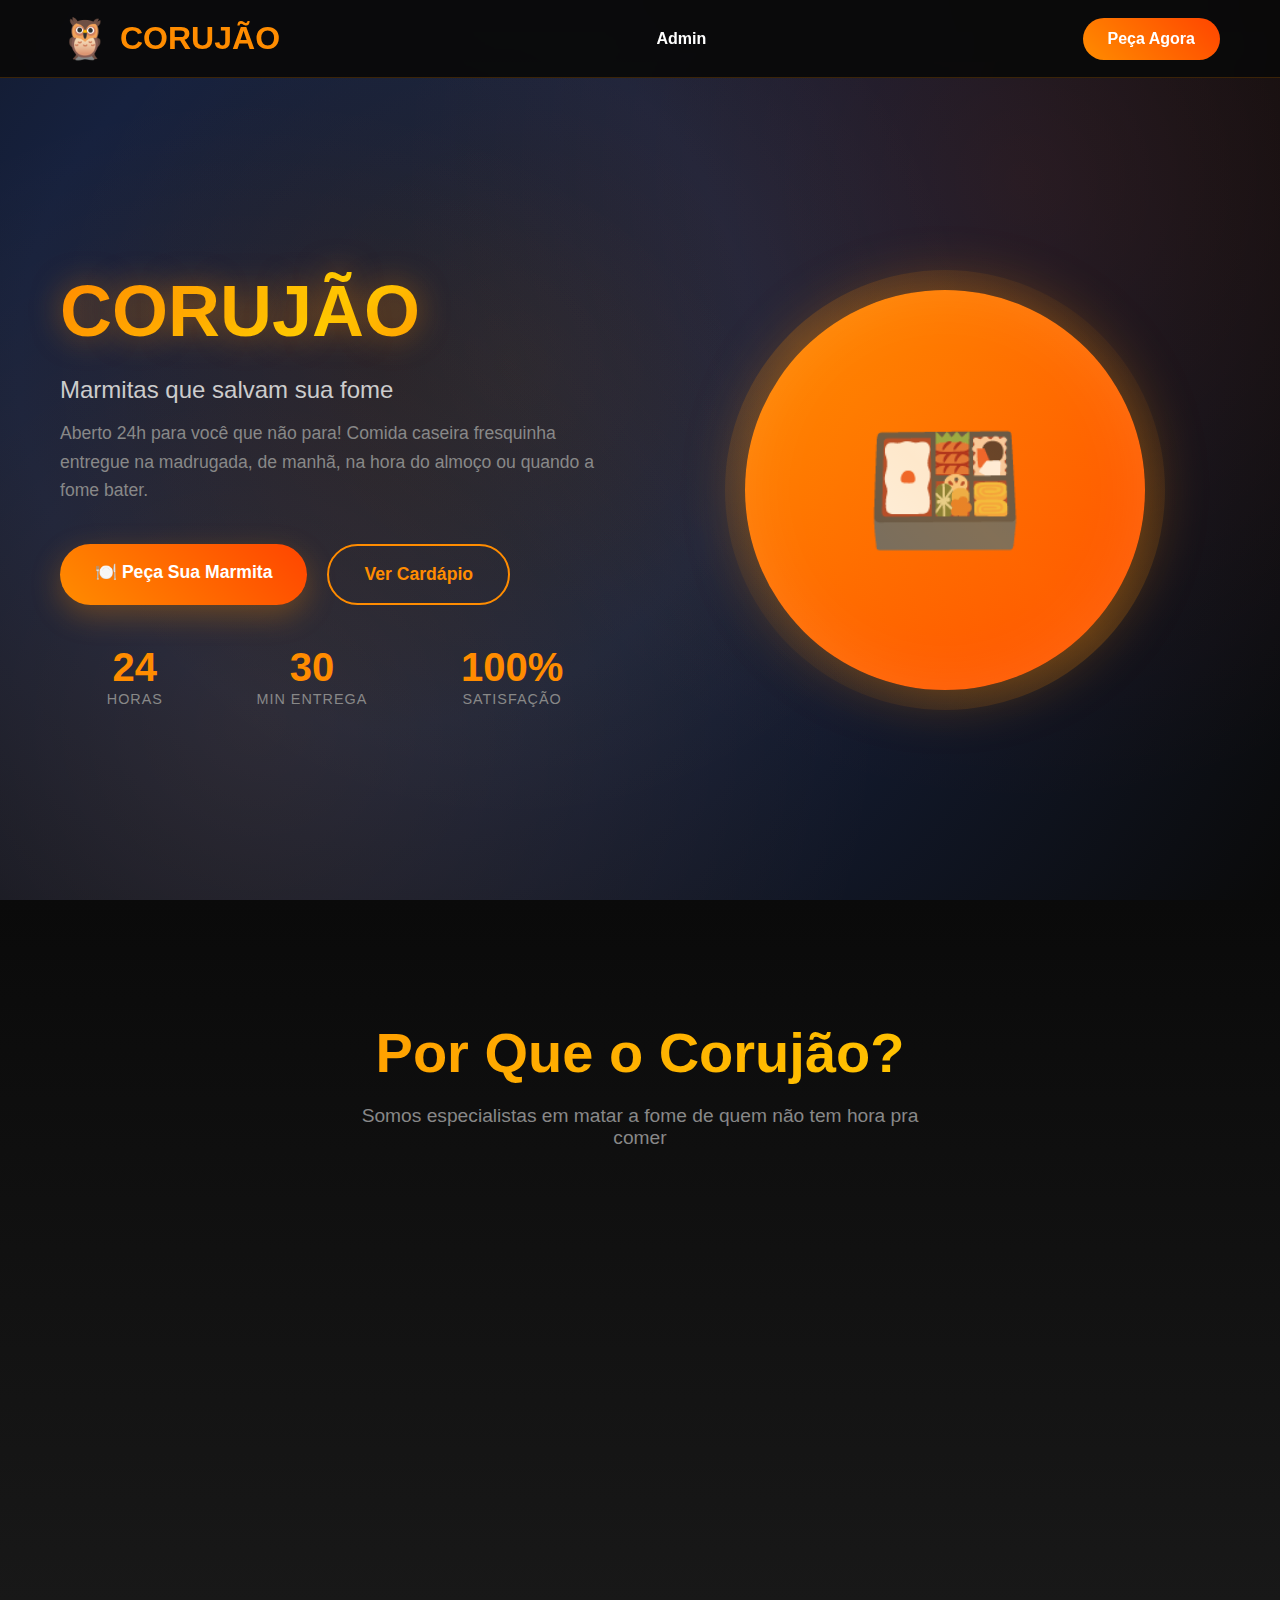
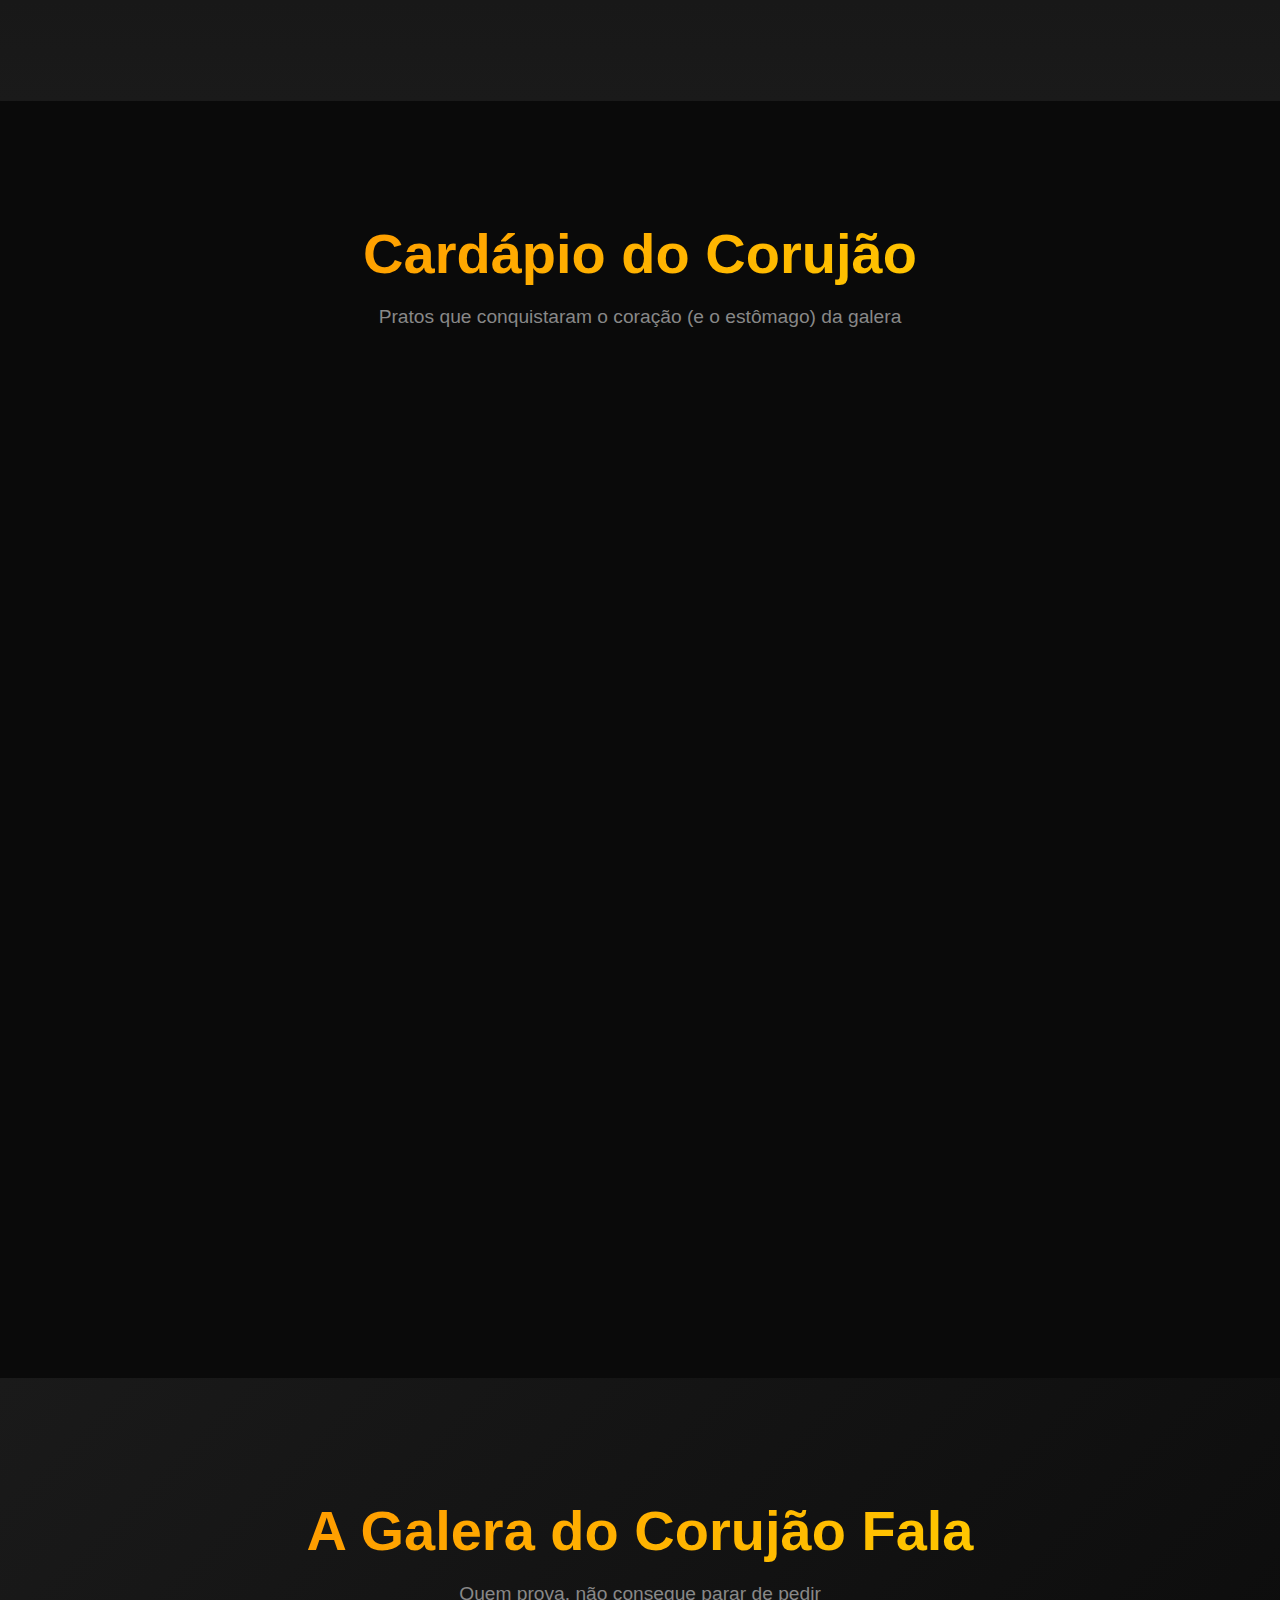
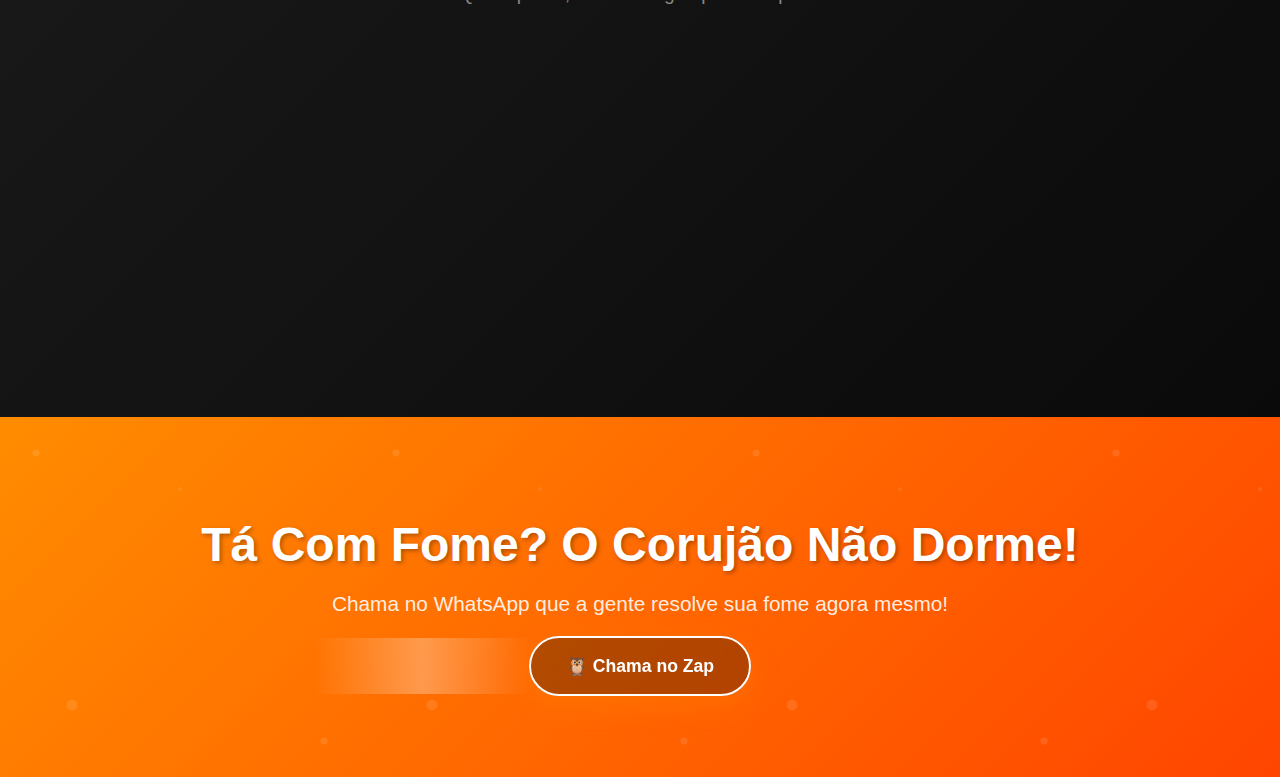
<file: index.html>
<!DOCTYPE html>
<html lang="pt-BR">

<head>
  <meta charset="UTF-8">
  <meta name="viewport" content="width=device-width, initial-scale=1.0">
  <title>Corujão - Marmitas 24h | Sempre Aberto Para Sua Fome</title>
  <style>
    * {
      margin: 0;
      padding: 0;
      box-sizing: border-box;
    }

    body {
      font-family: 'Inter', 'Segoe UI', sans-serif;
      background: #0a0a0a;
      color: #fff;
      overflow-x: hidden;
    }

    .navbar {
      position: fixed;
      top: 0;
      width: 100%;
      background: rgba(10, 10, 10, 0.95);
      backdrop-filter: blur(20px);
      border-bottom: 1px solid rgba(255, 140, 0, 0.2);
      z-index: 1000;
      padding: 15px 0;
      transition: all 0.3s ease;
    }

    .nav-container {
      max-width: 1200px;
      margin: 0 auto;
      padding: 0 20px;
      display: flex;
      justify-content: space-between;
      align-items: center;
    }

    .logo {
      font-size: 2rem;
      font-weight: 800;
      color: #ff8c00;
      display: flex;
      align-items: center;
      gap: 10px;
    }

    .logo::before {
      content: '🦉';
      font-size: 2.5rem;
      animation: owlBlink 3s infinite;
    }

    @keyframes owlBlink {

      0%,
      90%,
      100% {
        opacity: 1;
      }

      95% {
        opacity: 0.3;
      }
    }

    .nav-button {
      background: linear-gradient(45deg, #ff8c00, #ff4500);
      color: white;
      padding: 12px 25px;
      border: none;
      border-radius: 25px;
      font-weight: 600;
      cursor: pointer;
      transition: all 0.3s ease;
      text-decoration: none;
      display: inline-block;
    }

    .nav-button:hover {
      transform: scale(1.05);
      box-shadow: 0 10px 25px rgba(255, 140, 0, 0.4);
    }

    .nav-button-teste {
      background: linear-gradient(45deg, #0091ff #1e00ff);
      color: white;
      padding: 12px 25px;
      border: none;
      border-radius: 25px;
      font-weight: 600;
      cursor: pointer;
      transition: all 0.3s ease;
      text-decoration: none;
      display: inline-block;
    }

    .nav-button-teste:hover {
      transform: scale(1.05);
      box-shadow: 0 10px 25px rgba(255, 140, 0, 0.4);
    }

    .hero {
      min-height: 100vh;
      background: radial-gradient(circle at 30% 40%, #1a1a2e 0%, #16213e 35%, #0a0a0a 100%);
      display: flex;
      align-items: center;
      position: relative;
      padding-top: 80px;
      overflow: hidden;
    }

    .hero::before {
      content: '';
      position: absolute;
      top: 0;
      left: 0;
      right: 0;
      bottom: 0;
      background-image:
        radial-gradient(circle at 20% 80%, rgba(255, 140, 0, 0.1) 0%, transparent 50%),
        radial-gradient(circle at 80% 20%, rgba(255, 69, 0, 0.1) 0%, transparent 50%),
        radial-gradient(circle at 40% 40%, rgba(255, 215, 0, 0.05) 0%, transparent 50%);
      animation: pulse 4s ease-in-out infinite alternate;
    }

    @keyframes pulse {
      0% {
        opacity: 0.5;
      }

      100% {
        opacity: 1;
      }
    }

    .container {
      max-width: 1200px;
      margin: 0 auto;
      padding: 0 20px;
      position: relative;
      z-index: 2;
    }

    .hero-grid {
      display: grid;
      grid-template-columns: 1fr 1fr;
      gap: 60px;
      align-items: center;
    }

    .hero-content h1 {
      font-size: 4.5rem;
      font-weight: 900;
      line-height: 1.1;
      margin-bottom: 25px;
      background: linear-gradient(135deg, #ff8c00, #ffd700, #ff4500);
      -webkit-background-clip: text;
      -webkit-text-fill-color: transparent;
      background-clip: text;
      text-shadow: 0 0 30px rgba(255, 140, 0, 0.5);
    }

    .hero-content .subtitle {
      font-size: 1.5rem;
      color: #ccc;
      margin-bottom: 15px;
      font-weight: 300;
    }

    .hero-content .tagline {
      font-size: 1.1rem;
      color: #888;
      margin-bottom: 40px;
      line-height: 1.6;
    }

    .cta-group {
      display: flex;
      gap: 20px;
      margin-bottom: 40px;
    }

    .cta-primary {
      background: linear-gradient(45deg, #ff8c00, #ff4500);
      color: white;
      padding: 18px 35px;
      font-size: 1.1rem;
      font-weight: 700;
      text-decoration: none;
      border-radius: 50px;
      transition: all 0.3s ease;
      box-shadow: 0 10px 30px rgba(255, 140, 0, 0.3);
      position: relative;
      overflow: hidden;
    }

    .cta-primary::before {
      content: '';
      position: absolute;
      top: 0;
      left: -100%;
      width: 100%;
      height: 100%;
      background: linear-gradient(90deg, transparent, rgba(255, 255, 255, 0.3), transparent);
      transition: left 0.6s;
    }

    .cta-primary:hover::before {
      left: 100%;
    }

    .cta-primary:hover {
      transform: translateY(-3px);
      box-shadow: 0 15px 40px rgba(255, 140, 0, 0.5);
    }

    .cta-secondary {
      background: transparent;
      color: #ff8c00;
      padding: 18px 35px;
      font-size: 1.1rem;
      font-weight: 600;
      text-decoration: none;
      border-radius: 50px;
      border: 2px solid #ff8c00;
      transition: all 0.3s ease;
    }

    .cta-secondary:hover {
      background: #ff8c00;
      color: white;
      transform: translateY(-3px);
    }

    .hero-visual {
      text-align: center;
      position: relative;
    }

    .marmita-showcase {
      width: 400px;
      height: 400px;
      background: linear-gradient(135deg, #ff8c00, #ff4500);
      border-radius: 50%;
      display: flex;
      align-items: center;
      justify-content: center;
      font-size: 8rem;
      margin: 0 auto;
      position: relative;
      box-shadow:
        0 0 60px rgba(255, 140, 0, 0.4),
        inset 0 0 60px rgba(255, 255, 255, 0.1);
      animation: float 6s ease-in-out infinite;
    }

    @keyframes float {

      0%,
      100% {
        transform: translateY(0px) rotate(0deg);
      }

      50% {
        transform: translateY(-20px) rotate(5deg);
      }
    }

    .marmita-showcase::before {
      content: '';
      position: absolute;
      top: -20px;
      left: -20px;
      right: -20px;
      bottom: -20px;
      background: linear-gradient(45deg, transparent, rgba(255, 140, 0, 0.2), transparent);
      border-radius: 50%;
      animation: rotate 10s linear infinite;
    }

    @keyframes rotate {
      from {
        transform: rotate(0deg);
      }

      to {
        transform: rotate(360deg);
      }
    }

    .stats {
      display: flex;
      justify-content: space-around;
      margin-top: 40px;
    }

    .stat-item {
      text-align: center;
    }

    .stat-number {
      font-size: 2.5rem;
      font-weight: 800;
      color: #ff8c00;
      display: block;
    }

    .stat-label {
      font-size: 0.9rem;
      color: #888;
      text-transform: uppercase;
      letter-spacing: 1px;
    }

    .services {
      padding: 120px 0;
      background: linear-gradient(180deg, #0a0a0a, #1a1a1a);
    }

    .section-header {
      text-align: center;
      margin-bottom: 70px;
    }

    .section-title {
      font-size: 3.5rem;
      font-weight: 800;
      margin-bottom: 20px;
      background: linear-gradient(135deg, #ff8c00, #ffd700);
      -webkit-background-clip: text;
      -webkit-text-fill-color: transparent;
      background-clip: text;
    }

    .section-subtitle {
      font-size: 1.2rem;
      color: #888;
      max-width: 600px;
      margin: 0 auto;
    }

    .services-grid {
      display: grid;
      grid-template-columns: repeat(auto-fit, minmax(350px, 1fr));
      gap: 40px;
    }

    .service-card {
      background: linear-gradient(135deg, #1e1e1e, #2a2a2a);
      padding: 40px;
      border-radius: 25px;
      border: 1px solid rgba(255, 140, 0, 0.2);
      transition: all 0.4s ease;
      position: relative;
      overflow: hidden;
    }

    .service-card::before {
      content: '';
      position: absolute;
      top: 0;
      left: 0;
      right: 0;
      height: 4px;
      background: linear-gradient(90deg, #ff8c00, #ff4500);
      transform: scaleX(0);
      transition: transform 0.4s ease;
    }

    .service-card:hover::before {
      transform: scaleX(1);
    }

    .service-card:hover {
      transform: translateY(-10px);
      border-color: rgba(255, 140, 0, 0.6);
      box-shadow: 0 20px 60px rgba(255, 140, 0, 0.2);
    }

    .service-icon {
      font-size: 3.5rem;
      margin-bottom: 25px;
      display: block;
    }

    .service-card h3 {
      font-size: 1.8rem;
      margin-bottom: 15px;
      color: #ff8c00;
      font-weight: 700;
    }

    .service-card p {
      color: #ccc;
      line-height: 1.6;
      font-size: 1.1rem;
    }

    .menu-section {
      padding: 120px 0;
      background: #0a0a0a;
    }

    .menu-grid {
      display: grid;
      grid-template-columns: repeat(auto-fit, minmax(300px, 1fr));
      gap: 30px;
      margin-top: 60px;
    }

    .menu-card {
      background: linear-gradient(135deg, #1a1a1a, #2d2d2d);
      border-radius: 20px;
      overflow: hidden;
      border: 1px solid rgba(255, 140, 0, 0.1);
      transition: all 0.4s ease;
      position: relative;
    }

    .menu-card:hover {
      transform: translateY(-10px);
      border-color: rgba(255, 140, 0, 0.4);
      box-shadow: 0 25px 50px rgba(0, 0, 0, 0.5);
    }

    .menu-image {
      height: 200px;
      background: linear-gradient(45deg, #ff8c00, #ff4500);
      display: flex;
      align-items: center;
      justify-content: center;
      font-size: 4rem;
      position: relative;
    }

    .menu-content {
      padding: 25px;
    }

    .menu-card h4 {
      font-size: 1.4rem;
      margin-bottom: 10px;
      color: #ff8c00;
      font-weight: 700;
    }

    .menu-card p {
      color: #bbb;
      margin-bottom: 20px;
      line-height: 1.5;
    }

    .menu-price {
      display: flex;
      justify-content: space-between;
      align-items: center;
    }

    .price {
      font-size: 1.8rem;
      font-weight: 800;
      color: #ff8c00;
    }

    .order-btn {
      background: linear-gradient(45deg, #ff8c00, #ff4500);
      color: white;
      padding: 10px 20px;
      border: none;
      border-radius: 20px;
      font-weight: 600;
      cursor: pointer;
      transition: all 0.3s ease;
    }

    .order-btn:hover {
      transform: scale(1.05);
    }

    .testimonials {
      padding: 120px 0;
      background: linear-gradient(135deg, #1a1a1a, #0a0a0a);
    }

    .testimonials-grid {
      display: grid;
      grid-template-columns: repeat(auto-fit, minmax(350px, 1fr));
      gap: 40px;
      margin-top: 60px;
    }

    .testimonial {
      background: rgba(255, 140, 0, 0.05);
      padding: 35px;
      border-radius: 20px;
      border: 1px solid rgba(255, 140, 0, 0.2);
      position: relative;
      transition: all 0.4s ease;
    }

    .testimonial::before {
      content: '"';
      position: absolute;
      top: -10px;
      left: 20px;
      font-size: 6rem;
      color: #ff8c00;
      opacity: 0.3;
      font-family: serif;
    }

    .testimonial:hover {
      transform: translateY(-5px);
      border-color: rgba(255, 140, 0, 0.4);
    }

    .testimonial-text {
      font-size: 1.1rem;
      line-height: 1.6;
      margin-bottom: 20px;
      color: #ddd;
      font-style: italic;
    }

    .testimonial-author {
      color: #ff8c00;
      font-weight: 600;
      font-size: 1rem;
    }

    .final-cta {
      padding: 100px 0;
      background: linear-gradient(135deg, #ff8c00, #ff4500);
      text-align: center;
      position: relative;
      overflow: hidden;
    }

    .final-cta::before {
      content: '';
      position: absolute;
      top: 0;
      left: 0;
      right: 0;
      bottom: 0;
      background: url('data:image/svg+xml,<svg xmlns="http://www.w3.org/2000/svg" viewBox="0 0 100 100"><circle cx="10" cy="10" r="1" fill="rgba(255,255,255,0.1)"/><circle cx="90" cy="90" r="1" fill="rgba(255,255,255,0.1)"/><circle cx="50" cy="20" r="0.5" fill="rgba(255,255,255,0.1)"/><circle cx="20" cy="80" r="1.5" fill="rgba(255,255,255,0.1)"/></svg>');
      animation: sparkle 8s infinite linear;
    }

    @keyframes sparkle {
      0% {
        transform: translateY(0) rotate(0deg);
      }

      100% {
        transform: translateY(-100px) rotate(360deg);
      }
    }

    .final-cta h2 {
      font-size: 3rem;
      margin-bottom: 20px;
      color: white;
      font-weight: 800;
      text-shadow: 2px 2px 4px rgba(0, 0, 0, 0.3);
    }

    .final-cta p {
      font-size: 1.3rem;
      margin-bottom: 40px;
      color: rgba(255, 255, 255, 0.9);
    }

    .final-cta .cta-primary {
      background: rgba(0, 0, 0, 0.3);
      backdrop-filter: blur(10px);
      border: 2px solid white;
    }

    .final-cta .cta-primary:hover {
      background: white;
      color: #ff8c00;
    }

    @media (max-width: 768px) {
      .hero-grid {
        grid-template-columns: 1fr;
        text-align: center;
      }

      .hero-content h1 {
        font-size: 3rem;
      }

      .marmita-showcase {
        width: 300px;
        height: 300px;
        font-size: 6rem;
      }

      .cta-group {
        flex-direction: column;
        align-items: center;
      }

      .section-title {
        font-size: 2.5rem;
      }

      .nav-container {
        flex-direction: column;
        gap: 15px;
      }
    }
  </style>
</head>

<body>

  <nav class="navbar">
    <div class="nav-container">
      <div class="logo">CORUJÃO</div>
      <a href="secondpage.html" class="nav-button-teste">Admin</a>
      <a href="#pedidos" class="nav-button">Peça Agora</a>
    </div>
  </nav>

  <section class="hero">
    <div class="container">
      <div class="hero-grid">
        <div class="hero-content">
          <h1>CORUJÃO</h1>
          <div class="subtitle">Marmitas que salvam sua fome</div>
          <div class="tagline">Aberto 24h para você que não para! Comida caseira fresquinha entregue na madrugada, de manhã, na hora do almoço ou quando a fome bater.</div>

          <div class="cta-group">
            <a href="#pedidos" class="cta-primary">🍽️ Peça Sua Marmita</a>
            <a href="#menu" class="cta-secondary">Ver Cardápio</a>
          </div>

          <div class="stats">
            <div class="stat-item">
              <span class="stat-number">24</span>
              <span class="stat-label">Horas</span>
            </div>
            <div class="stat-item">
              <span class="stat-number">30</span>
              <span class="stat-label">Min Entrega</span>
            </div>
            <div class="stat-item">
              <span class="stat-number">100%</span>
              <span class="stat-label">Satisfação</span>
            </div>
          </div>
        </div>

        <div class="hero-visual">
          <div class="marmita-showcase">🍱</div>
        </div>
      </div>
    </div>
  </section>

  <section class="services">
    <div class="container">
      <div class="section-header">
        <h2 class="section-title">Por Que o Corujão?</h2>
        <p class="section-subtitle">Somos especialistas em matar a fome de quem não tem hora pra comer</p>
      </div>

      <div class="services-grid">
        <div class="service-card">
          <span class="service-icon">🌙</span>
          <h3>Aberto 24 Horas</h3>
          <p>Fome não tem hora! Atendemos de domingo a domingo, 24h por dia. Madrugada, manhã, tarde ou noite - sempre prontos para você.</p>
        </div>

        <div class="service-card">
          <span class="service-icon">⚡</span>
          <h3>Entrega Relâmpago</h3>
          <p>Em até 30 minutos sua marmita chega quentinha. Rastreamento em tempo real e entregadores que conhecem cada cantinho da cidade.</p>
        </div>

        <div class="service-card">
          <span class="service-icon">👨‍🍳</span>
          <h3>Comida de Verdade</h3>
          <p>Tempero da vovó, ingredientes frescos e muito amor em cada prato. Comida caseira que mata a saudade de casa.</p>
        </div>
      </div>
    </div>
  </section>

  <section class="menu-section" id="menu">
    <div class="container">
      <div class="section-header">
        <h2 class="section-title">Cardápio do Corujão</h2>
        <p class="section-subtitle">Pratos que conquistaram o coração (e o estômago) da galera</p>
      </div>

      <div class="menu-grid">
        <div class="menu-card">
          <div class="menu-image">🥩</div>
          <div class="menu-content">
            <h4>Corujão Especial</h4>
            <p>Bife acebolado, arroz, feijão, farofa, batata frita e salada. O prato que deu nome à casa!</p>
            <div class="menu-price">
              <span class="price">R$ 19,90</span>
              <button class="order-btn">Pedir</button>
            </div>
          </div>
        </div>

        <div class="menu-card">
          <div class="menu-image">🍗</div>
          <div class="menu-content">
            <h4>Frango da Madrugada</h4>
            <p>Frango grelhado com temperos especiais, arroz, feijão e vinagrete. Perfeito para qualquer hora!</p>
            <div class="menu-price">
              <span class="price">R$ 16,90</span>
              <button class="order-btn">Pedir</button>
            </div>
          </div>
        </div>

        <div class="menu-card">
          <div class="menu-image">🍖</div>
          <div class="menu-content">
            <h4>Costela do Coruja</h4>
            <p>Costela desfiada no molho barbecue, purê de batata, arroz e couve refogada. Sucesso absoluto!</p>
            <div class="menu-price">
              <span class="price">R$ 23,90</span>
              <button class="order-btn">Pedir</button>
            </div>
          </div>
        </div>

        <div class="menu-card">
          <div class="menu-image">🐟</div>
          <div class="menu-content">
            <h4>Peixe da Noite</h4>
            <p>Filé de peixe grelhado, arroz de brócolis, feijão verde e salada colorida. Leve e saboroso!</p>
            <div class="menu-price">
              <span class="price">R$ 18,90</span>
              <button class="order-btn">Pedir</button>
            </div>
          </div>
        </div>
      </div>
    </div>
  </section>

  <section class="testimonials">
    <div class="container">
      <div class="section-header">
        <h2 class="section-title">A Galera do Corujão Fala</h2>
        <p class="section-subtitle">Quem prova, não consegue parar de pedir</p>
      </div>

      <div class="testimonials-grid">
        <div class="testimonial">
          <p class="testimonial-text">Trabalho no turno da noite e o Corujão salva minha vida! Às 3h da manhã com fome, eles sempre entregam rapidinho. Comida top!</p>
          <div class="testimonial-author">- Rafael, Vigilante</div>
        </div>

        <div class="testimonial">
          <p class="testimonial-text">Descobri o Corujão na faculdade. Agora formada, continuo pedindo! O Frango da Madrugada é viciante mesmo.</p>
          <div class="testimonial-author">- Camila, Enfermeira</div>
        </div>

        <div class="testimonial">
          <p class="testimonial-text">Motorista de Uber aqui! O Corujão é meu parceiro nas madrugadas. Comida gostosa e sempre no ponto. Recomendo!</p>
          <div class="testimonial-author">- João, Motorista</div>
        </div>
      </div>
    </div>
  </section>

  <section class="final-cta" id="pedidos">
    <div class="container">
      <h2>Tá Com Fome? O Corujão Não Dorme!</h2>
      <p>Chama no WhatsApp que a gente resolve sua fome agora mesmo!</p>
      <a href="https://wa.me/5511999999999?text=Oi! Quero fazer um pedido no Corujão!" class="cta-primary">🦉 Chama no Zap</a>
    </div>
  </section>

  <script>
    // Navbar scroll effect
    window.addEventListener('scroll', function () {
      const navbar = document.querySelector('.navbar');
      if (window.scrollY > 100) {
        navbar.style.background = 'rgba(10, 10, 10, 0.98)';
        navbar.style.borderBottom = '1px solid rgba(255, 140, 0, 0.4)';
      } else {
        navbar.style.background = 'rgba(10, 10, 10, 0.95)';
        navbar.style.borderBottom = '1px solid rgba(255, 140, 0, 0.2)';
      }
    });

    // Smooth scrolling
    document.querySelectorAll('a[href^="#"]').forEach(anchor => {
      anchor.addEventListener('click', function (e) {
        e.preventDefault();
        const target = document.querySelector(this.getAttribute('href'));
        if (target) {
          const navHeight = document.querySelector('.navbar').offsetHeight;
          const targetPosition = target.offsetTop - navHeight;
          window.scrollTo({
            top: targetPosition,
            behavior: 'smooth'
          });
        }
      });
    });

    // Intersection Observer for animations
    const observerOptions = {
      threshold: 0.1,
      rootMargin: '0px 0px -50px 0px'
    };

    const observer = new IntersectionObserver(function (entries) {
      entries.forEach(entry => {
        if (entry.isIntersecting) {
          entry.target.style.opacity = '1';
          entry.target.style.transform = 'translateY(0)';
        }
      });
    }, observerOptions);

    // Apply animation to cards
    const animateElements = document.querySelectorAll('.service-card, .menu-card, .testimonial');
    animateElements.forEach((el, index) => {
      el.style.opacity = '0';
      el.style.transform = 'translateY(50px)';
      el.style.transition = `opacity 0.6s ease ${index * 0.1}s, transform 0.6s ease ${index * 0.1}s`;
      observer.observe(el);
    });

    // Order button functionality
    document.querySelectorAll('.order-btn').forEach(btn => {
      btn.addEventListener('click', function () {
        const cardTitle = this.closest('.menu-card').querySelector('h4').textContent;
        const message = `Oi! Quero pedir: ${cardTitle}`;
        const whatsappUrl = `https://wa.me/5511999999999?text=${encodeURIComponent(message)}`;
        window.open(whatsappUrl, '_blank');
      });
    });

    // Add some dynamic effects
    setInterval(() => {
      const owlEmoji = document.querySelector('.logo::before');
      if (Math.random() > 0.95) {
        document.querySelector('.logo').style.transform = 'scale(1.1)';
        setTimeout(() => {
          document.querySelector('.logo').style.transform = 'scale(1)';
        }, 200);
      }
    }, 1000);
  </script>
</body>

</html>
</file>
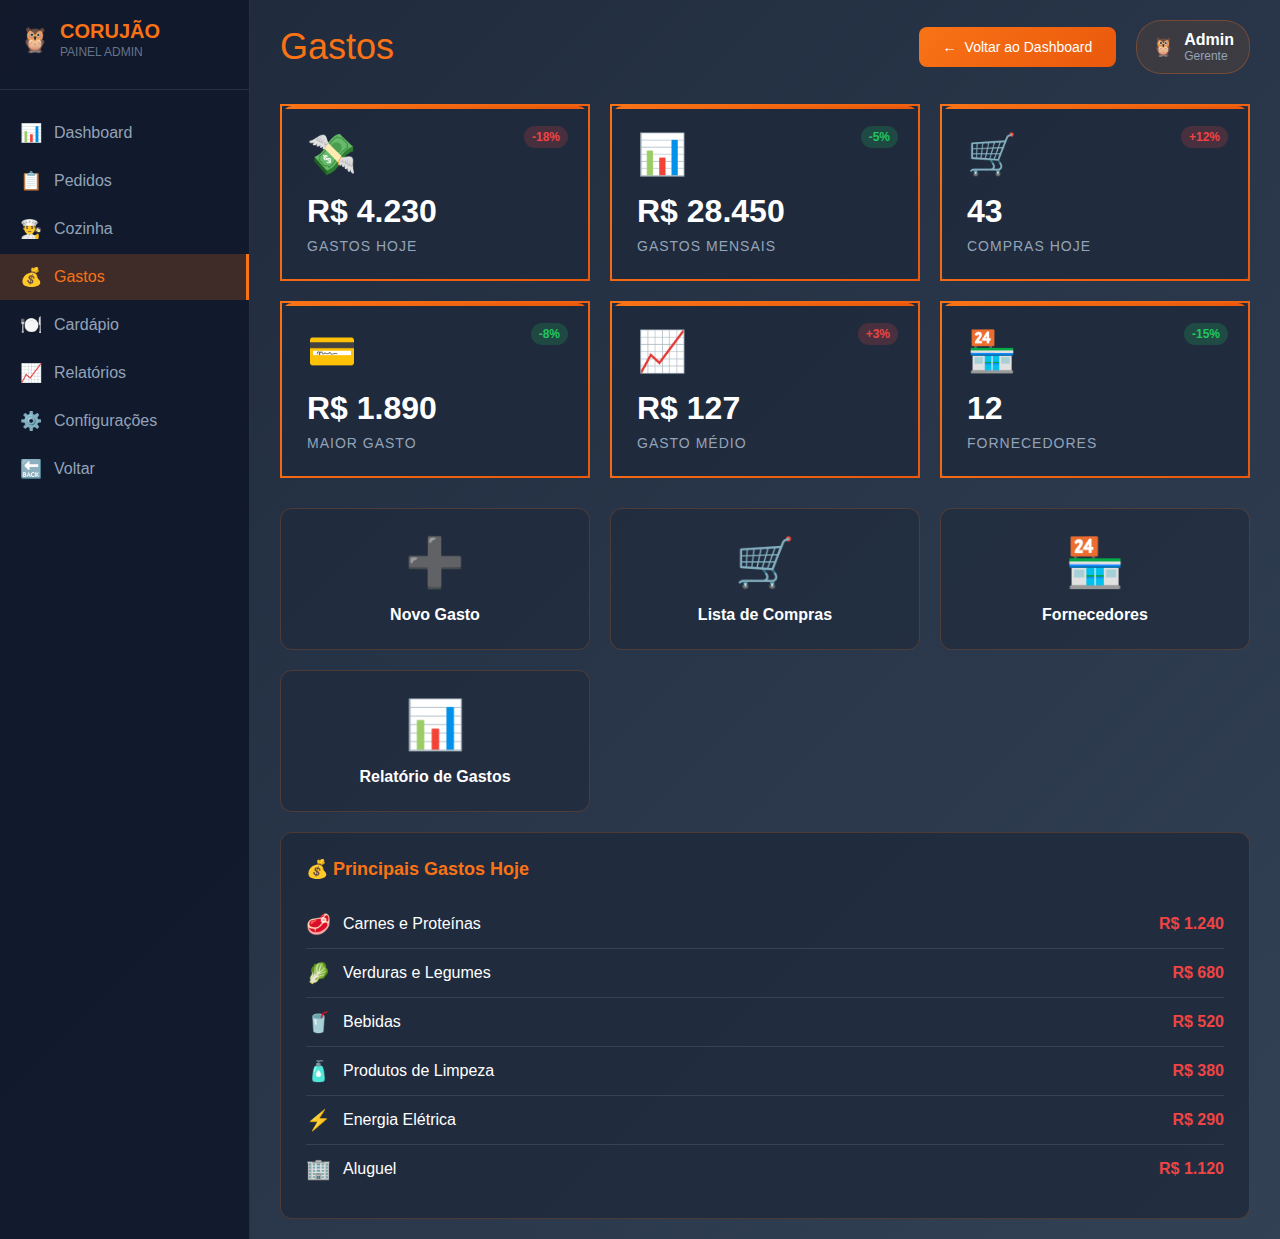
<file: expenses.html>
<!DOCTYPE html>
<html lang="pt-BR">

<head>
  <meta charset="UTF-8">
  <meta name="viewport" content="width=device-width, initial-scale=1.0">
  <title>Gastos - Corujão</title>
  <style>
    * {
      margin: 0;
      padding: 0;
      box-sizing: border-box;
    }

    body {
      font-family: 'Arial', sans-serif;
      background: linear-gradient(135deg, #1e293b 0%, #334155 100%);
      color: white;
      min-height: 100vh;
      display: flex;
    }

    .sidebar {
      width: 250px;
      background: rgba(15, 23, 42, 0.9);
      padding: 20px 0;
      border-right: 1px solid rgba(255, 255, 255, 0.1);
    }

    .logo {
      display: flex;
      align-items: center;
      padding: 0 20px 30px;
      border-bottom: 1px solid rgba(255, 255, 255, 0.1);
      margin-bottom: 20px;
    }

    .logo span {
      font-size: 24px;
      margin-right: 10px;
    }

    .logo h1 {
      color: #f97316;
      font-size: 20px;
      font-weight: bold;
    }

    .logo p {
      color: #64748b;
      font-size: 12px;
      margin-top: 2px;
    }

    .nav-item {
      display: flex;
      align-items: center;
      padding: 12px 20px;
      color: #94a3b8;
      text-decoration: none;
      transition: all 0.3s ease;
      margin: 2px 0;
    }

    .nav-item:hover {
      background: rgba(248, 113, 22, 0.1);
      color: #f97316;
    }

    .nav-item.active {
      background: rgba(248, 113, 22, 0.2);
      color: #f97316;
      border-right: 3px solid #f97316;
    }

    .nav-item span {
      margin-right: 12px;
      font-size: 18px;
    }

    .main-content {
      flex: 1;
      padding: 20px 30px;
      overflow-y: auto;
    }

    .header {
      display: flex;
      justify-content: space-between;
      align-items: center;
      margin-bottom: 30px;
    }

    .header h1 {
      font-size: 36px;
      color: #f97316;
      font-weight: 300;
    }

    .back-button {
      background: linear-gradient(135deg, #f97316, #ea580c);
      color: white;
      border: none;
      padding: 12px 24px;
      border-radius: 8px;
      cursor: pointer;
      display: flex;
      align-items: center;
      gap: 8px;
      font-size: 14px;
      font-weight: 500;
      transition: all 0.3s ease;
      text-decoration: none;
    }

    .back-button:hover {
      transform: translateY(-2px);
      box-shadow: 0 8px 25px rgba(249, 115, 22, 0.3);
    }

    .user-info {
      display: flex;
      align-items: center;
      background: rgba(248, 113, 22, 0.1);
      padding: 10px 15px;
      border-radius: 25px;
      border: 1px solid rgba(248, 113, 22, 0.3);
    }

    .user-info span {
      margin-right: 10px;
      font-size: 18px;
    }

    .stats-grid {
      display: grid;
      grid-template-columns: repeat(auto-fit, minmax(300px, 1fr));
      gap: 20px;
      margin-bottom: 30px;
    }

    .stat-card {
      background: rgba(30, 41, 59, 0.8);
      border: 2px solid transparent;
      border-image: linear-gradient(135deg, #f97316, #ea580c) 1;
      border-radius: 12px;
      padding: 25px;
      position: relative;
      overflow: hidden;
      transition: transform 0.3s ease;
    }

    .stat-card:hover {
      transform: translateY(-5px);
    }

    .stat-card::before {
      content: '';
      position: absolute;
      top: 0;
      left: 0;
      right: 0;
      height: 3px;
      background: linear-gradient(90deg, #f97316, #ea580c);
    }

    .stat-icon {
      font-size: 40px;
      margin-bottom: 15px;
      display: block;
    }

    .stat-value {
      font-size: 32px;
      font-weight: bold;
      margin-bottom: 8px;
      color: white;
    }

    .stat-label {
      color: #94a3b8;
      font-size: 14px;
      text-transform: uppercase;
      letter-spacing: 1px;
    }

    .stat-change {
      position: absolute;
      top: 20px;
      right: 20px;
      padding: 4px 8px;
      border-radius: 12px;
      font-size: 12px;
      font-weight: bold;
    }

    .positive {
      background: rgba(34, 197, 94, 0.2);
      color: #22c55e;
    }

    .negative {
      background: rgba(239, 68, 68, 0.2);
      color: #ef4444;
    }

    .actions-grid {
      display: grid;
      grid-template-columns: repeat(auto-fit, minmax(250px, 1fr));
      gap: 20px;
    }

    .action-card {
      background: rgba(30, 41, 59, 0.6);
      border: 1px solid rgba(248, 113, 22, 0.2);
      border-radius: 12px;
      padding: 25px;
      text-align: center;
      cursor: pointer;
      transition: all 0.3s ease;
      text-decoration: none;
      color: white;
    }

    .action-card:hover {
      background: rgba(248, 113, 22, 0.1);
      border-color: #f97316;
      transform: translateY(-3px);
    }

    .action-icon {
      font-size: 48px;
      margin-bottom: 15px;
      color: #f97316;
    }

    .action-title {
      font-size: 16px;
      font-weight: 600;
      color: white;
    }

    .chart-container {
      background: rgba(30, 41, 59, 0.8);
      border: 1px solid rgba(248, 113, 22, 0.2);
      border-radius: 12px;
      padding: 25px;
      margin-top: 20px;
    }

    .chart-title {
      color: #f97316;
      font-size: 18px;
      font-weight: 600;
      margin-bottom: 20px;
    }

    .expense-item {
      display: flex;
      justify-content: space-between;
      align-items: center;
      padding: 12px 0;
      border-bottom: 1px solid rgba(255, 255, 255, 0.1);
    }

    .expense-item:last-child {
      border-bottom: none;
    }

    .expense-category {
      display: flex;
      align-items: center;
      gap: 12px;
    }

    .expense-icon {
      font-size: 20px;
    }

    .expense-amount {
      font-weight: 600;
      color: #ef4444;
    }
  </style>
</head>

<body>
  <div class="sidebar">
    <div class="logo">
      <span>🦉</span>
      <div>
        <h1>CORUJÃO</h1>
        <p>PAINEL ADMIN</p>
      </div>
    </div>

    <nav>
      <a href="#" class="nav-item">
        <span>📊</span>
        Dashboard
      </a>
      <a href="#" class="nav-item">
        <span>📋</span>
        Pedidos
      </a>
      <a href="#" class="nav-item">
        <span>👨‍🍳</span>
        Cozinha
      </a>
      <a href="#" class="nav-item active">
        <span>💰</span>
        Gastos
      </a>
      <a href="#" class="nav-item">
        <span>🍽️</span>
        Cardápio
      </a>
      <a href="#" class="nav-item">
        <span>📈</span>
        Relatórios
      </a>
      <a href="#" class="nav-item">
        <span>⚙️</span>
        Configurações
      </a>
      <a href="#" class="nav-item">
        <span>🔙</span>
        Voltar
      </a>
    </nav>
  </div>

  <div class="main-content">
    <div class="header">
      <h1>Gastos</h1>
      <div style="display: flex; align-items: center; gap: 20px;">
        <a href="secondpage.html" class="back-button" onclick="voltarDashboard()">
          <span>←</span>
          Voltar ao Dashboard
        </a>
        <div class="user-info">
          <span>🦉</span>
          <div>
            <div style="font-weight: 600;">Admin</div>
            <div style="font-size: 12px; color: #94a3b8;">Gerente</div>
          </div>
        </div>
      </div>
    </div>

    <div class="stats-grid">
      <div class="stat-card">
        <span class="stat-change negative">-18%</span>
        <span class="stat-icon">💸</span>
        <div class="stat-value">R$ 4.230</div>
        <div class="stat-label">GASTOS HOJE</div>
      </div>

      <div class="stat-card">
        <span class="stat-change positive">-5%</span>
        <span class="stat-icon">📊</span>
        <div class="stat-value">R$ 28.450</div>
        <div class="stat-label">GASTOS MENSAIS</div>
      </div>

      <div class="stat-card">
        <span class="stat-change negative">+12%</span>
        <span class="stat-icon">🛒</span>
        <div class="stat-value">43</div>
        <div class="stat-label">COMPRAS HOJE</div>
      </div>

      <div class="stat-card">
        <span class="stat-change positive">-8%</span>
        <span class="stat-icon">💳</span>
        <div class="stat-value">R$ 1.890</div>
        <div class="stat-label">MAIOR GASTO</div>
      </div>

      <div class="stat-card">
        <span class="stat-change negative">+3%</span>
        <span class="stat-icon">📈</span>
        <div class="stat-value">R$ 127</div>
        <div class="stat-label">GASTO MÉDIO</div>
      </div>

      <div class="stat-card">
        <span class="stat-change positive">-15%</span>
        <span class="stat-icon">🏪</span>
        <div class="stat-value">12</div>
        <div class="stat-label">FORNECEDORES</div>
      </div>
    </div>

    <div class="actions-grid">
      <a href="#" class="action-card">
        <div class="action-icon">➕</div>
        <div class="action-title">Novo Gasto</div>
      </a>

      <a href="#" class="action-card">
        <div class="action-icon">🛒</div>
        <div class="action-title">Lista de Compras</div>
      </a>

      <a href="#" class="action-card">
        <div class="action-icon">🏪</div>
        <div class="action-title">Fornecedores</div>
      </a>

      <a href="#" class="action-card">
        <div class="action-icon">📊</div>
        <div class="action-title">Relatório de Gastos</div>
      </a>
    </div>

    <div class="chart-container">
      <div class="chart-title">💰 Principais Gastos Hoje</div>

      <div class="expense-item">
        <div class="expense-category">
          <span class="expense-icon">🥩</span>
          <span>Carnes e Proteínas</span>
        </div>
        <div class="expense-amount">R$ 1.240</div>
      </div>

      <div class="expense-item">
        <div class="expense-category">
          <span class="expense-icon">🥬</span>
          <span>Verduras e Legumes</span>
        </div>
        <div class="expense-amount">R$ 680</div>
      </div>

      <div class="expense-item">
        <div class="expense-category">
          <span class="expense-icon">🥤</span>
          <span>Bebidas</span>
        </div>
        <div class="expense-amount">R$ 520</div>
      </div>

      <div class="expense-item">
        <div class="expense-category">
          <span class="expense-icon">🧴</span>
          <span>Produtos de Limpeza</span>
        </div>
        <div class="expense-amount">R$ 380</div>
      </div>

      <div class="expense-item">
        <div class="expense-category">
          <span class="expense-icon">⚡</span>
          <span>Energia Elétrica</span>
        </div>
        <div class="expense-amount">R$ 290</div>
      </div>

      <div class="expense-item">
        <div class="expense-category">
          <span class="expense-icon">🏢</span>
          <span>Aluguel</span>
        </div>
        <div class="expense-amount">R$ 1.120</div>
      </div>
    </div>
  </div>

  <script>
    // Adicionar interatividade aos cards
    document.querySelectorAll('.action-card').forEach(card => {
      card.addEventListener('click', function (e) {
        e.preventDefault();
        const title = this.querySelector('.action-title').textContent;
        alert(`Abrindo: ${title}`);
      });
    });

    // Animação nos cards ao carregar
    window.addEventListener('load', function () {
      const cards = document.querySelectorAll('.stat-card');
      cards.forEach((card, index) => {
        setTimeout(() => {
          card.style.opacity = '0';
          card.style.transform = 'translateY(20px)';
          card.style.transition = 'all 0.6s ease';
          setTimeout(() => {
            card.style.opacity = '1';
            card.style.transform = 'translateY(0)';
          }, 100);
        }, index * 100);
      });
    });
  </script>
</body>

</html>
</file>
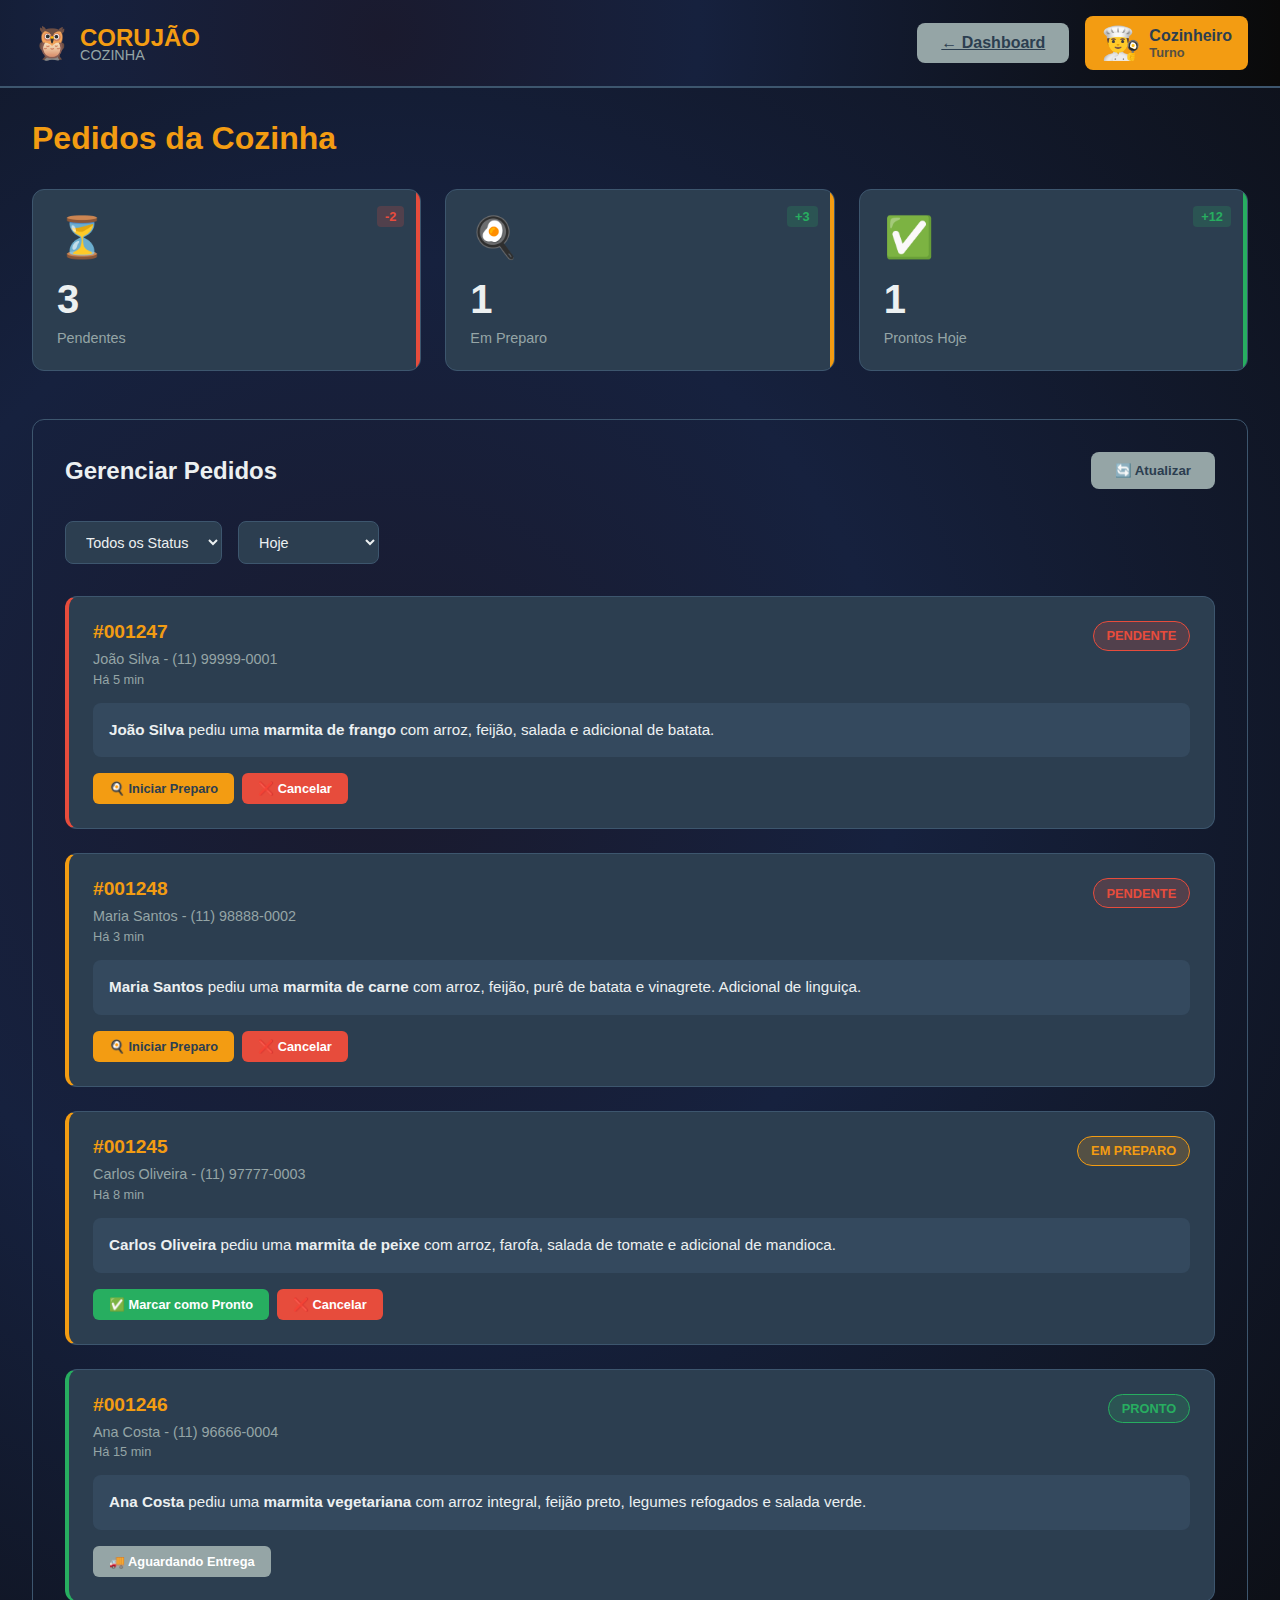
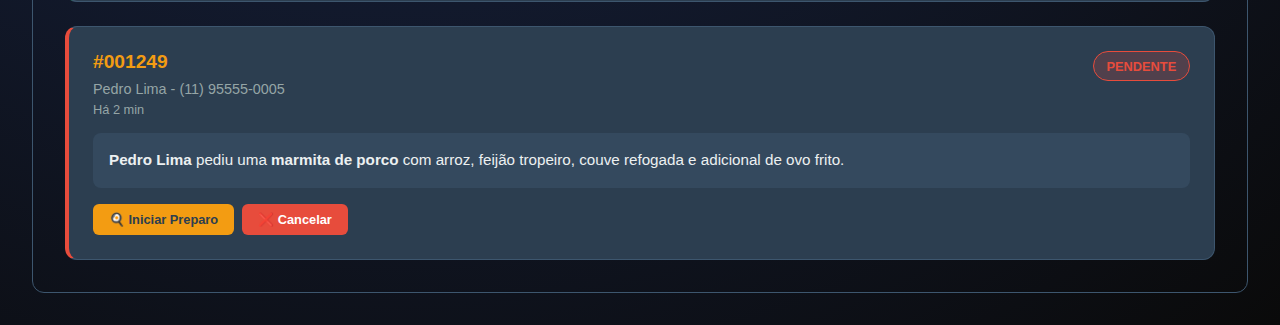
<file: kitchen.html>
<!DOCTYPE html>
<html lang="pt-BR">

<head>
  <meta charset="UTF-8">
  <meta name="viewport" content="width=device-width, initial-scale=1.0">
  <title>Corujão - Cozinha</title>
  <style>
    * {
      margin: 0;
      padding: 0;
      box-sizing: border-box;
    }

    body {
      font-family: -apple-system, BlinkMacSystemFont, 'Segoe UI', Roboto, Oxygen, Ubuntu, Cantarell, sans-serif;
      background: radial-gradient(circle at 30% 40%, #1a1a2e 0%, #16213e 35%, #0a0a0a 100%);
      color: #ecf0f1;
      min-height: 100vh;
    }

    .header {
      background: radial-gradient(circle at 30% 40%, #1a1a2e 0%, #16213e 35%, #0a0a0a 100%);
      padding: 1rem 2rem;
      display: flex;
      justify-content: space-between;
      align-items: center;
      border-bottom: 2px solid #3d566e;
    }

    .logo {
      display: flex;
      align-items: center;
      gap: 0.5rem;
    }

    .logo-icon {
      font-size: 2rem;
    }

    .logo-text {
      font-size: 1.5rem;
      font-weight: bold;
      color: #f39c12;
    }

    .subtitle {
      font-size: 0.9rem;
      color: #95a5a6;
      margin-top: -5px;
    }

    .user-info {
      display: flex;
      align-items: center;
      gap: 0.5rem;
      background-color: #f39c12;
      padding: 0.5rem 1rem;
      border-radius: 8px;
      color: #2c3e50;
      font-weight: bold;
    }

    .main-container {
      padding: 2rem;
    }

    .page-title {
      font-size: 2rem;
      font-weight: bold;
      margin-bottom: 2rem;
      color: #f39c12;
    }

    .stats-grid {
      display: grid;
      grid-template-columns: repeat(auto-fit, minmax(250px, 1fr));
      gap: 1.5rem;
      margin-bottom: 3rem;
    }

    .stat-card {
      background-color: #2c3e50;
      padding: 1.5rem;
      border-radius: 12px;
      border: 1px solid #3d566e;
      position: relative;
      overflow: hidden;
    }

    .stat-card::before {
      content: '';
      position: absolute;
      top: 0;
      right: 0;
      width: 4px;
      height: 100%;
      background-color: var(--accent-color);
    }

    .stat-card.pendente {
      --accent-color: #e74c3c;
    }

    .stat-card.preparando {
      --accent-color: #f39c12;
    }

    .stat-card.pronto {
      --accent-color: #27ae60;
    }

    .stat-icon {
      font-size: 2.5rem;
      margin-bottom: 1rem;
    }

    .stat-number {
      font-size: 2.5rem;
      font-weight: bold;
      margin-bottom: 0.5rem;
    }

    .stat-label {
      color: #95a5a6;
      font-size: 0.9rem;
    }

    .stat-change {
      position: absolute;
      top: 1rem;
      right: 1rem;
      font-size: 0.8rem;
      padding: 0.2rem 0.5rem;
      border-radius: 4px;
      font-weight: bold;
    }

    .stat-change.positive {
      background-color: rgba(39, 174, 96, 0.2);
      color: #27ae60;
    }

    .stat-change.negative {
      background-color: rgba(231, 76, 60, 0.2);
      color: #e74c3c;
    }

    .orders-section {
      border-radius: 12px;
      padding: 2rem;
      border: 1px solid #3d566e;
    }

    .section-header {
      display: flex;
      justify-content: space-between;
      align-items: center;
      margin-bottom: 2rem;
    }

    .section-title {
      font-size: 1.5rem;
      font-weight: bold;
      color: #ecf0f1;
    }

    .action-buttons {
      display: flex;
      gap: 1rem;
    }

    .btn {
      padding: 0.7rem 1.5rem;
      border-radius: 8px;
      border: none;
      font-weight: bold;
      cursor: pointer;
      transition: all 0.3s ease;
      display: flex;
      align-items: center;
      gap: 0.5rem;
    }

    .btn-primary {
      background-color: #f39c12;
      color: #2c3e50;
    }

    .btn-primary:hover {
      background-color: #e67e22;
    }

    .btn-secondary {
      background-color: #95a5a6;
      color: #2c3e50;
    }

    .btn-secondary:hover {
      background-color: #7f8c8d;
    }

    .filters {
      display: flex;
      gap: 1rem;
      margin-bottom: 2rem;
    }

    .filter-select {
      background-color: #2c3e50;
      color: #ecf0f1;
      border: 1px solid #3d566e;
      padding: 0.7rem 1rem;
      border-radius: 8px;
      font-size: 0.9rem;
    }

    .orders-grid {
      display: grid;
      gap: 1.5rem;
    }

    .order-card {
      background-color: #2c3e50;
      border-radius: 12px;
      padding: 1.5rem;
      border: 1px solid #3d566e;
      position: relative;
      transition: all 0.3s ease;
    }

    .order-card:hover {
      transform: translateY(-2px);
      box-shadow: 0 8px 25px rgba(0, 0, 0, 0.3);
    }

    .order-header {
      display: flex;
      justify-content: space-between;
      align-items: flex-start;
      margin-bottom: 1rem;
    }

    .order-info {
      flex: 1;
    }

    .order-number {
      font-size: 1.2rem;
      font-weight: bold;
      color: #f39c12;
      margin-bottom: 0.5rem;
    }

    .customer-info {
      color: #95a5a6;
      font-size: 0.9rem;
      margin-bottom: 0.3rem;
    }

    .order-time {
      color: #95a5a6;
      font-size: 0.8rem;
    }

    .status-badge {
      padding: 0.4rem 0.8rem;
      border-radius: 20px;
      font-size: 0.8rem;
      font-weight: bold;
      text-transform: uppercase;
    }

    .status-pendente {
      background-color: rgba(231, 76, 60, 0.2);
      color: #e74c3c;
      border: 1px solid #e74c3c;
    }

    .status-preparando {
      background-color: rgba(243, 156, 18, 0.2);
      color: #f39c12;
      border: 1px solid #f39c12;
    }

    .status-pronto {
      background-color: rgba(39, 174, 96, 0.2);
      color: #27ae60;
      border: 1px solid #27ae60;
    }

    .order-details {
      background-color: #34495e;
      padding: 1rem;
      border-radius: 8px;
      margin: 1rem 0;
    }

    .order-description {
      color: #ecf0f1;
      line-height: 1.5;
      font-size: 0.95rem;
    }

    .order-actions {
      display: flex;
      gap: 0.5rem;
      margin-top: 1rem;
    }

    .btn-small {
      padding: 0.5rem 1rem;
      font-size: 0.8rem;
      border-radius: 6px;
      border: none;
      cursor: pointer;
      font-weight: bold;
      transition: all 0.3s ease;
    }

    .btn-start {
      background-color: #f39c12;
      color: #2c3e50;
    }

    .btn-ready {
      background-color: #27ae60;
      color: white;
    }

    .btn-cancel {
      background-color: #e74c3c;
      color: white;
    }

    .btn-small:hover {
      transform: translateY(-1px);
      opacity: 0.9;
    }

    .priority-high {
      border-left: 4px solid #e74c3c;
    }

    .priority-medium {
      border-left: 4px solid #f39c12;
    }

    .priority-low {
      border-left: 4px solid #27ae60;
    }

    @media (max-width: 768px) {
      .stats-grid {
        grid-template-columns: 1fr;
      }

      .main-container {
        padding: 1rem;
      }

      .header {
        padding: 1rem;
      }

      .filters {
        flex-direction: column;
      }

      .action-buttons {
        flex-direction: column;
      }
    }
  </style>
</head>

<body>
  <header class="header">
    <div class="logo">
      <div class="logo-icon">🦉</div>
      <div>
        <div class="logo-text">CORUJÃO</div>
        <div class="subtitle">COZINHA</div>
      </div>
    </div>
    <div style="display: flex; align-items: center; gap: 1rem;">
      <a href="secondpage.html" class="btn btn-secondary" style="display: flex; align-items: center; gap: 0.5rem;">
        ← Dashboard
      </a>

      <div class="user-info">
        <div class="logo-icon">👨‍🍳</div>
        <div>
          <div>Cozinheiro</div>
          <div style="font-size: 0.8rem; opacity: 0.8;">Turno</div>
        </div>
      </div>
    </div>
  </header>

  <div class="main-container">
    <h1 class="page-title">Pedidos da Cozinha</h1>

    <div class="stats-grid">
      <div class="stat-card pendente">
        <div class="stat-icon">⏳</div>
        <div class="stat-number">8</div>
        <div class="stat-label">Pendentes</div>
        <div class="stat-change negative">-2</div>
      </div>

      <div class="stat-card preparando">
        <div class="stat-icon">🍳</div>
        <div class="stat-number">5</div>
        <div class="stat-label">Em Preparo</div>
        <div class="stat-change positive">+3</div>
      </div>

      <div class="stat-card pronto">
        <div class="stat-icon">✅</div>
        <div class="stat-number">12</div>
        <div class="stat-label">Prontos Hoje</div>
        <div class="stat-change positive">+12</div>
      </div>
    </div>

    <div class="orders-section">
      <div class="section-header">
        <h2 class="section-title">Gerenciar Pedidos</h2>
        <div class="action-buttons">
          <button class="btn btn-secondary">
            🔄 Atualizar
          </button>
        </div>
      </div>

      <div class="filters">
        <select class="filter-select">
          <option value="todos">Todos os Status</option>
          <option value="pendente">Pendentes</option>
          <option value="preparando">Em Preparo</option>
          <option value="pronto">Prontos</option>
        </select>
        <select class="filter-select">
          <option value="hoje">Hoje</option>
          <option value="ontem">Ontem</option>
          <option value="semana">Esta Semana</option>
        </select>
      </div>

      <div class="orders-grid">
        <div class="order-card priority-high">
          <div class="order-header">
            <div class="order-info">
              <div class="order-number">#001247</div>
              <div class="customer-info">João Silva - (11) 99999-0001</div>
              <div class="order-time">Há 5 min</div>
            </div>
            <div class="status-badge status-pendente">Pendente</div>
          </div>

          <div class="order-details">
            <div class="order-description">
              <strong>João Silva</strong> pediu uma <strong>marmita de frango</strong> com arroz, feijão, salada e adicional de batata.
            </div>
          </div>

          <div class="order-actions">
            <button class="btn-small btn-start" onclick="startOrder('001247')">🍳 Iniciar Preparo</button>
            <button class="btn-small btn-cancel" onclick="cancelOrder('001247')">❌ Cancelar</button>
          </div>
        </div>

        <div class="order-card priority-medium">
          <div class="order-header">
            <div class="order-info">
              <div class="order-number">#001248</div>
              <div class="customer-info">Maria Santos - (11) 98888-0002</div>
              <div class="order-time">Há 3 min</div>
            </div>
            <div class="status-badge status-pendente">Pendente</div>
          </div>

          <div class="order-details">
            <div class="order-description">
              <strong>Maria Santos</strong> pediu uma <strong>marmita de carne</strong> com arroz, feijão, purê de batata e vinagrete. Adicional de linguiça.
            </div>
          </div>

          <div class="order-actions">
            <button class="btn-small btn-start" onclick="startOrder('001248')">🍳 Iniciar Preparo</button>
            <button class="btn-small btn-cancel" onclick="cancelOrder('001248')">❌ Cancelar</button>
          </div>
        </div>

        <div class="order-card priority-medium">
          <div class="order-header">
            <div class="order-info">
              <div class="order-number">#001245</div>
              <div class="customer-info">Carlos Oliveira - (11) 97777-0003</div>
              <div class="order-time">Há 8 min</div>
            </div>
            <div class="status-badge status-preparando">Em Preparo</div>
          </div>

          <div class="order-details">
            <div class="order-description">
              <strong>Carlos Oliveira</strong> pediu uma <strong>marmita de peixe</strong> com arroz, farofa, salada de tomate e adicional de mandioca.
            </div>
          </div>

          <div class="order-actions">
            <button class="btn-small btn-ready" onclick="finishOrder('001245')">✅ Marcar como Pronto</button>
            <button class="btn-small btn-cancel" onclick="cancelOrder('001245')">❌ Cancelar</button>
          </div>
        </div>

        <div class="order-card priority-low">
          <div class="order-header">
            <div class="order-info">
              <div class="order-number">#001246</div>
              <div class="customer-info">Ana Costa - (11) 96666-0004</div>
              <div class="order-time">Há 15 min</div>
            </div>
            <div class="status-badge status-pronto">Pronto</div>
          </div>

          <div class="order-details">
            <div class="order-description">
              <strong>Ana Costa</strong> pediu uma <strong>marmita vegetariana</strong> com arroz integral, feijão preto, legumes refogados e salada verde.
            </div>
          </div>

          <div class="order-actions">
            <button class="btn-small" style="background-color: #95a5a6; color: white;" disabled>🚚 Aguardando Entrega</button>
          </div>
        </div>

        <div class="order-card priority-high">
          <div class="order-header">
            <div class="order-info">
              <div class="order-number">#001249</div>
              <div class="customer-info">Pedro Lima - (11) 95555-0005</div>
              <div class="order-time">Há 2 min</div>
            </div>
            <div class="status-badge status-pendente">Pendente</div>
          </div>

          <div class="order-details">
            <div class="order-description">
              <strong>Pedro Lima</strong> pediu uma <strong>marmita de porco</strong> com arroz, feijão tropeiro, couve refogada e adicional de ovo frito.
            </div>
          </div>

          <div class="order-actions">
            <button class="btn-small btn-start" onclick="startOrder('001249')">🍳 Iniciar Preparo</button>
            <button class="btn-small btn-cancel" onclick="cancelOrder('001249')">❌ Cancelar</button>
          </div>
        </div>
      </div>
    </div>
  </div>

  <script>
    function startOrder(orderNumber) {
      if (confirm(`Iniciar preparo do pedido #${orderNumber}?`)) {
        // Simular mudança de status
        const orderCard = document.querySelector(`[class*="order-card"]:has([class*="order-number"]:contains("#${orderNumber}"))`);
        if (orderCard) {
          const statusBadge = orderCard.querySelector('.status-badge');
          statusBadge.className = 'status-badge status-preparando';
          statusBadge.textContent = 'Em Preparo';

          const actions = orderCard.querySelector('.order-actions');
          actions.innerHTML = `
                        <button class="btn-small btn-ready" onclick="finishOrder('${orderNumber}')">✅ Marcar como Pronto</button>
                        <button class="btn-small btn-cancel" onclick="cancelOrder('${orderNumber}')">❌ Cancelar</button>
                    `;
        }

        // Atualizar contadores
        updateCounters();

        alert(`Pedido #${orderNumber} iniciado!`);
      }
    }

    function finishOrder(orderNumber) {
      if (confirm(`Marcar pedido #${orderNumber} como pronto?`)) {
        const orderCard = document.querySelector(`[class*="order-card"]:has([class*="order-number"]:contains("#${orderNumber}"))`);
        if (orderCard) {
          const statusBadge = orderCard.querySelector('.status-badge');
          statusBadge.className = 'status-badge status-pronto';
          statusBadge.textContent = 'Pronto';

          const actions = orderCard.querySelector('.order-actions');
          actions.innerHTML = `
                        <button class="btn-small" style="background-color: #95a5a6; color: white;" disabled>🚚 Aguardando Entrega</button>
                    `;
        }

        // Atualizar contadores
        updateCounters();

        alert(`Pedido #${orderNumber} está pronto!`);
      }
    }

    function cancelOrder(orderNumber) {
      if (confirm(`Tem certeza que deseja cancelar o pedido #${orderNumber}?`)) {
        const orderCard = document.querySelector(`[class*="order-card"]:has([class*="order-number"]:contains("#${orderNumber}"))`);
        if (orderCard) {
          orderCard.style.opacity = '0.5';
          orderCard.style.filter = 'grayscale(100%)';

          const actions = orderCard.querySelector('.order-actions');
          actions.innerHTML = `
                        <button class="btn-small" style="background-color: #e74c3c; color: white;" disabled>❌ Cancelado</button>
                    `;
        }

        alert(`Pedido #${orderNumber} foi cancelado.`);
      }
    }

    function goToDashboard() {
      if (confirm('Deseja voltar para o Dashboard principal?')) {
        // Aqui seria feito o redirecionamento para a página do dashboard
        alert('Redirecionando para o Dashboard...');
        // window.location.href = '/dashboard';
      }
    }
    // Simular atualização dos contadores
    const pendentes = document.querySelectorAll('.status-pendente').length;
    const preparando = document.querySelectorAll('.status-preparando').length;
    const prontos = document.querySelectorAll('.status-pronto').length;

    document.querySelector('.stat-card.pendente .stat-number').textContent = pendentes;
    document.querySelector('.stat-card.preparando .stat-number').textContent = preparando;
    document.querySelector('.stat-card.pronto .stat-number').textContent = prontos;


    // Auto-refresh a cada 30 segundos
    setInterval(() => {
      console.log('Atualizando pedidos...');
      // Aqui seria feita a chamada para buscar novos pedidos
    }, 30000);

    // Adicionar som de notificação para novos pedidos
    function playNotificationSound() {
      // Som simples de notificação
      const audioContext = new (window.AudioContext || window.webkitAudioContext)();
      const oscillator = audioContext.createOscillator();
      const gainNode = audioContext.createGain();

      oscillator.connect(gainNode);
      gainNode.connect(audioContext.destination);

      oscillator.frequency.value = 800;
      oscillator.type = 'sine';

      gainNode.gain.setValueAtTime(0.3, audioContext.currentTime);
      gainNode.gain.exponentialRampToValueAtTime(0.01, audioContext.currentTime + 0.5);

      oscillator.start(audioContext.currentTime);
      oscillator.stop(audioContext.currentTime + 0.5);
    }

    // Simular chegada de novos pedidos
    setTimeout(() => {
      playNotificationSound();
      console.log('Novo pedido chegou!');
    }, 10000);
  </script>
</body>

</html>
</file>
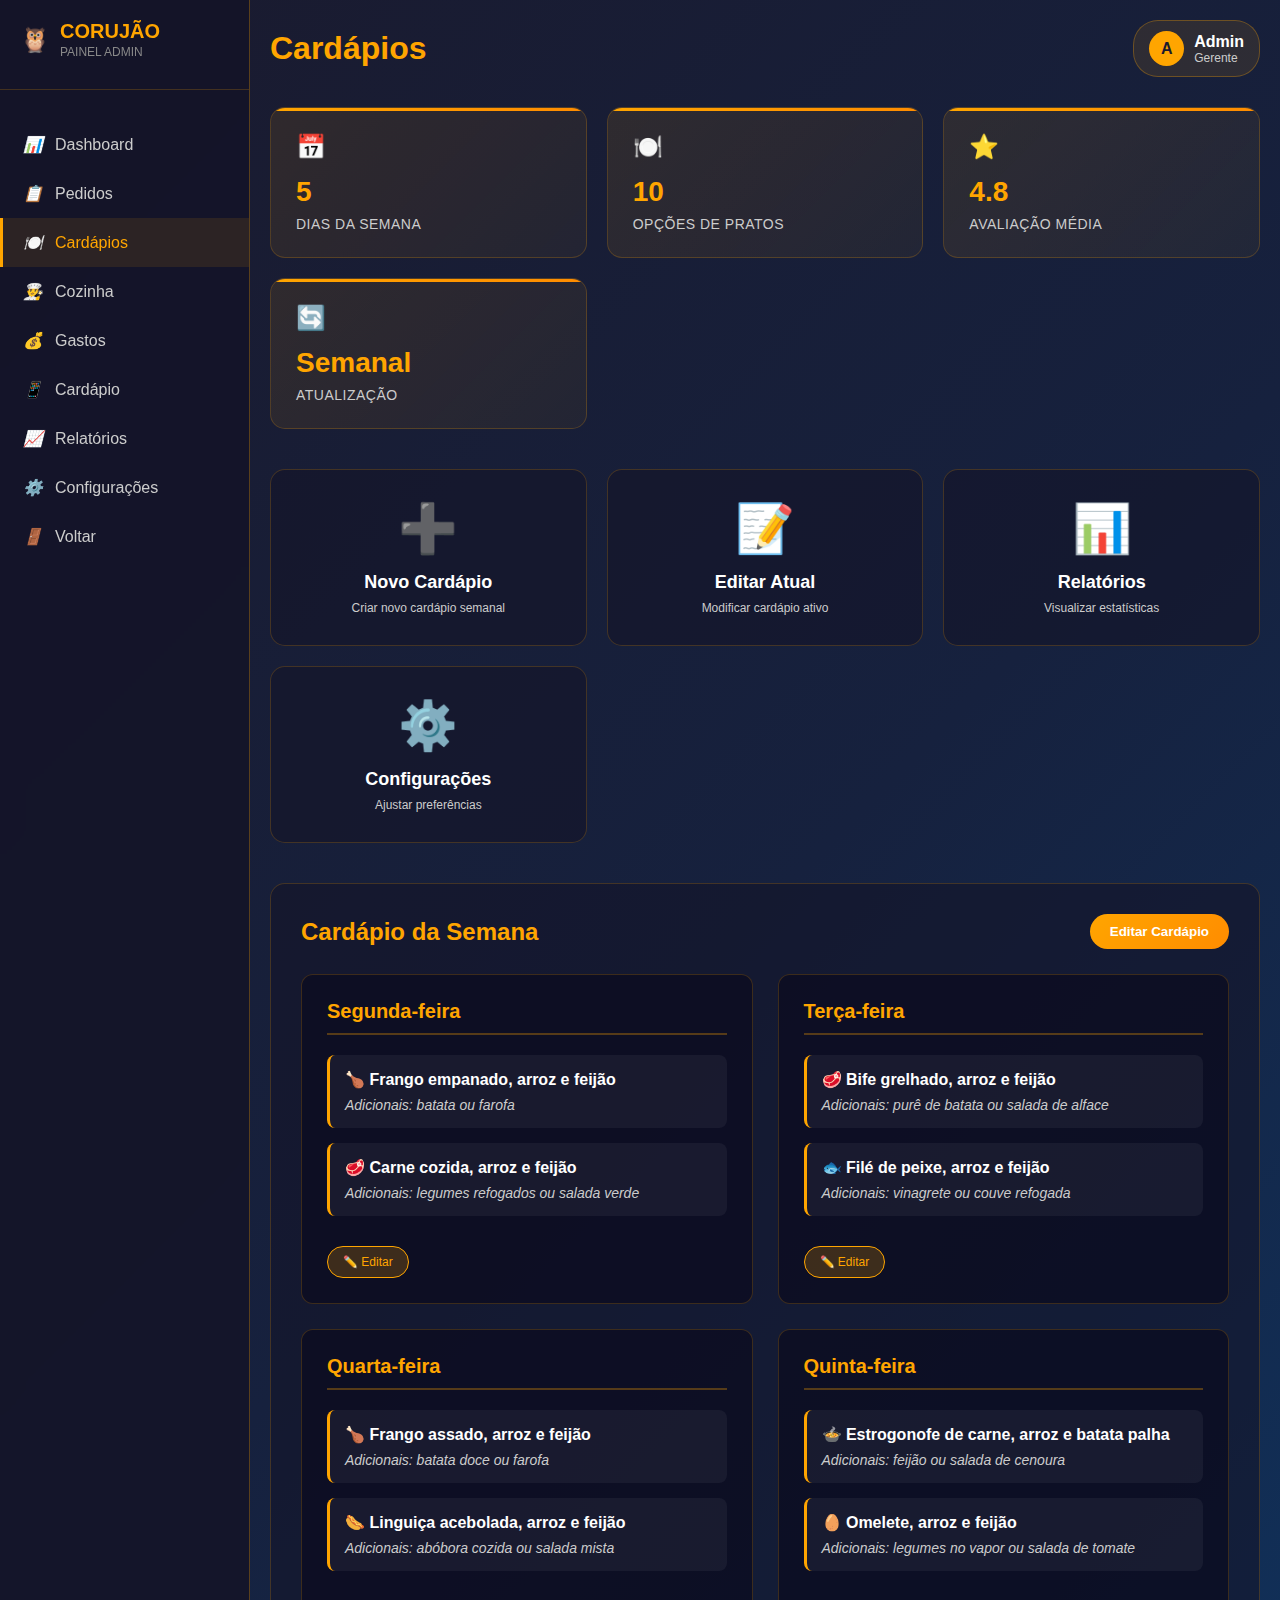
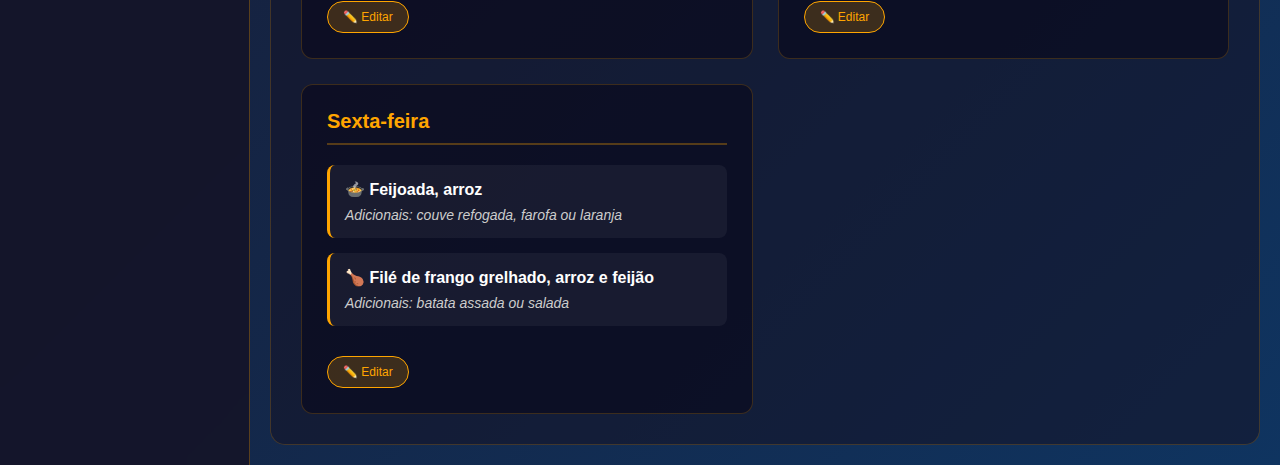
<file: menu.html>
<!DOCTYPE html>
<html lang="pt-BR">

<head>
  <meta charset="UTF-8">
  <meta name="viewport" content="width=device-width, initial-scale=1.0">
  <title>Corujão - Painel Admin</title>
  <style>
    * {
      margin: 0;
      padding: 0;
      box-sizing: border-box;
    }

    body {
      font-family: 'Segoe UI', Tahoma, Geneva, Verdana, sans-serif;
      background: linear-gradient(135deg, #1a1a2e 0%, #16213e 50%, #0f3460 100%);
      color: #ffffff;
      min-height: 100vh;
    }

    .container {
      display: flex;
      min-height: 100vh;
    }

    .sidebar {
      width: 250px;
      background: rgba(20, 20, 40, 0.9);
      backdrop-filter: blur(10px);
      border-right: 1px solid rgba(255, 165, 0, 0.3);
      padding: 20px 0;
    }

    .logo {
      display: flex;
      align-items: center;
      padding: 0 20px 30px;
      border-bottom: 1px solid rgba(255, 165, 0, 0.2);
      margin-bottom: 30px;
    }

    .logo span {
      font-size: 24px;
      margin-right: 10px;
    }

    .logo h1 {
      color: #FFA500;
      font-size: 20px;
      font-weight: bold;
    }

    .logo-subtitle {
      color: #888;
      font-size: 12px;
      margin-top: 2px;
    }

    .menu-item {
      display: flex;
      align-items: center;
      padding: 15px 20px;
      color: #ccc;
      text-decoration: none;
      transition: all 0.3s ease;
      border-left: 3px solid transparent;
    }

    .menu-item:hover,
    .menu-item.active {
      background: rgba(255, 165, 0, 0.1);
      color: #FFA500;
      border-left-color: #FFA500;
    }

    .menu-item i {
      margin-right: 12px;
      width: 20px;
    }

    .main-content {
      flex: 1;
      padding: 20px;
      overflow-y: auto;
    }

    .header {
      display: flex;
      justify-content: space-between;
      align-items: center;
      margin-bottom: 30px;
    }

    .header h1 {
      font-size: 32px;
      color: #FFA500;
    }

    .user-info {
      display: flex;
      align-items: center;
      background: rgba(255, 165, 0, 0.1);
      padding: 10px 15px;
      border-radius: 25px;
      border: 1px solid rgba(255, 165, 0, 0.3);
    }

    .user-avatar {
      width: 35px;
      height: 35px;
      background: #FFA500;
      border-radius: 50%;
      display: flex;
      align-items: center;
      justify-content: center;
      margin-right: 10px;
      font-weight: bold;
      color: #1a1a2e;
    }

    .stats-grid {
      display: grid;
      grid-template-columns: repeat(auto-fit, minmax(280px, 1fr));
      gap: 20px;
      margin-bottom: 40px;
    }

    .stat-card {
      background: linear-gradient(135deg, rgba(255, 165, 0, 0.1) 0%, rgba(255, 165, 0, 0.05) 100%);
      border: 1px solid rgba(255, 165, 0, 0.2);
      border-radius: 15px;
      padding: 25px;
      position: relative;
      overflow: hidden;
    }

    .stat-card::before {
      content: '';
      position: absolute;
      top: 0;
      left: 0;
      right: 0;
      height: 3px;
      background: linear-gradient(90deg, #FFA500, #FF8C00);
    }

    .stat-icon {
      font-size: 24px;
      margin-bottom: 15px;
      color: #FFA500;
    }

    .stat-value {
      font-size: 28px;
      font-weight: bold;
      color: #FFA500;
      margin-bottom: 8px;
    }

    .stat-label {
      color: #ccc;
      font-size: 14px;
      text-transform: uppercase;
      letter-spacing: 0.5px;
    }

    .actions-grid {
      display: grid;
      grid-template-columns: repeat(auto-fit, minmax(250px, 1fr));
      gap: 20px;
      margin-bottom: 40px;
    }

    .action-card {
      background: rgba(20, 20, 40, 0.6);
      border: 1px solid rgba(255, 165, 0, 0.2);
      border-radius: 15px;
      padding: 30px;
      text-align: center;
      cursor: pointer;
      transition: all 0.3s ease;
    }

    .action-card:hover {
      transform: translateY(-5px);
      background: rgba(255, 165, 0, 0.1);
      border-color: #FFA500;
    }

    .action-icon {
      font-size: 48px;
      color: #FFA500;
      margin-bottom: 15px;
    }

    .action-title {
      font-size: 18px;
      font-weight: bold;
      margin-bottom: 8px;
    }

    .cardapio-section {
      background: rgba(20, 20, 40, 0.6);
      border: 1px solid rgba(255, 165, 0, 0.2);
      border-radius: 15px;
      padding: 30px;
    }

    .section-header {
      display: flex;
      justify-content: space-between;
      align-items: center;
      margin-bottom: 25px;
    }

    .section-title {
      color: #FFA500;
      font-size: 24px;
      font-weight: bold;
    }

    .btn {
      background: linear-gradient(135deg, #FFA500, #FF8C00);
      color: white;
      border: none;
      padding: 10px 20px;
      border-radius: 25px;
      cursor: pointer;
      font-weight: bold;
      transition: all 0.3s ease;
    }

    .btn:hover {
      transform: translateY(-2px);
      box-shadow: 0 5px 15px rgba(255, 165, 0, 0.3);
    }

    .cardapio-grid {
      display: grid;
      grid-template-columns: repeat(auto-fit, minmax(400px, 1fr));
      gap: 25px;
    }

    .dia-card {
      background: rgba(10, 10, 30, 0.7);
      border: 1px solid rgba(255, 165, 0, 0.2);
      border-radius: 12px;
      padding: 25px;
      transition: all 0.3s ease;
    }

    .dia-card:hover {
      border-color: #FFA500;
      transform: translateY(-3px);
    }

    .dia-titulo {
      color: #FFA500;
      font-size: 20px;
      font-weight: bold;
      margin-bottom: 20px;
      padding-bottom: 10px;
      border-bottom: 2px solid rgba(255, 165, 0, 0.3);
    }

    .prato {
      margin-bottom: 15px;
      padding: 15px;
      background: rgba(255, 255, 255, 0.05);
      border-radius: 8px;
      border-left: 3px solid #FFA500;
    }

    .prato-principal {
      font-weight: bold;
      color: #fff;
      margin-bottom: 8px;
    }

    .prato-adicionais {
      color: #ccc;
      font-size: 14px;
      font-style: italic;
    }

    .edit-btn {
      background: rgba(255, 165, 0, 0.2);
      border: 1px solid #FFA500;
      color: #FFA500;
      padding: 8px 15px;
      border-radius: 20px;
      cursor: pointer;
      font-size: 12px;
      transition: all 0.3s ease;
      margin-top: 15px;
    }

    .edit-btn:hover {
      background: #FFA500;
      color: white;
    }
  </style>
</head>

<body>
  <div class="container">
    <aside class="sidebar">
      <div class="logo">
        <span>🦉</span>
        <div>
          <h1>CORUJÃO</h1>
          <div class="logo-subtitle">PAINEL ADMIN</div>
        </div>
      </div>
      <nav>
        <a href="secondpage.html" class="menu-item">
          <i>📊</i>
          Dashboard
        </a>
        <a href="pedidos.html" class="menu-item">
          <i>📋</i>
          Pedidos
        </a>
        <a href="menu.html" class="menu-item active">
          <i>🍽️</i>
          Cardápios
        </a>
        <a href="kitchen.html" class="menu-item">
          <i>👨‍🍳</i>
          Cozinha
        </a>
        <a href="#" class="menu-item">
          <i>💰</i>
          Gastos
        </a>
        <a href="#" class="menu-item">
          <i>📱</i>
          Cardápio
        </a>
        <a href="#" class="menu-item">
          <i>📈</i>
          Relatórios
        </a>
        <a href="#" class="menu-item">
          <i>⚙️</i>
          Configurações
        </a>
        <a href="secondpage.html" class="menu-item">
          <i>🚪</i>
          Voltar
        </a>
      </nav>
    </aside>

    <main class="main-content">
      <header class="header">
        <h1>Cardápios</h1>
        <div class="user-info">
          <div class="user-avatar">A</div>
          <div>
            <div style="font-weight: bold;">Admin</div>
            <div style="font-size: 12px; color: #ccc;">Gerente</div>
          </div>
        </div>
      </header>

      <div class="stats-grid">
        <div class="stat-card">
          <div class="stat-icon">📅</div>
          <div class="stat-value">5</div>
          <div class="stat-label">Dias da semana</div>
        </div>
        <div class="stat-card">
          <div class="stat-icon">🍽️</div>
          <div class="stat-value">10</div>
          <div class="stat-label">Opções de pratos</div>
        </div>
        <div class="stat-card">
          <div class="stat-icon">⭐</div>
          <div class="stat-value">4.8</div>
          <div class="stat-label">Avaliação média</div>
        </div>
        <div class="stat-card">
          <div class="stat-icon">🔄</div>
          <div class="stat-value">Semanal</div>
          <div class="stat-label">Atualização</div>
        </div>
      </div>

      <div class="actions-grid">
        <div class="action-card">
          <div class="action-icon">➕</div>
          <div class="action-title">Novo Cardápio</div>
          <div style="color: #ccc; font-size: 12px;">Criar novo cardápio semanal</div>
        </div>
        <div class="action-card">
          <div class="action-icon">📝</div>
          <div class="action-title">Editar Atual</div>
          <div style="color: #ccc; font-size: 12px;">Modificar cardápio ativo</div>
        </div>
        <div class="action-card">
          <div class="action-icon">📊</div>
          <div class="action-title">Relatórios</div>
          <div style="color: #ccc; font-size: 12px;">Visualizar estatísticas</div>
        </div>
        <div class="action-card">
          <div class="action-icon">⚙️</div>
          <div class="action-title">Configurações</div>
          <div style="color: #ccc; font-size: 12px;">Ajustar preferências</div>
        </div>
      </div>

      <div class="cardapio-section">
        <div class="section-header">
          <h2 class="section-title">Cardápio da Semana</h2>
          <button class="btn">Editar Cardápio</button>
        </div>

        <div class="cardapio-grid">
          <div class="dia-card">
            <h3 class="dia-titulo">Segunda-feira</h3>
            <div class="prato">
              <div class="prato-principal">🍗 Frango empanado, arroz e feijão</div>
              <div class="prato-adicionais">Adicionais: batata ou farofa</div>
            </div>
            <div class="prato">
              <div class="prato-principal">🥩 Carne cozida, arroz e feijão</div>
              <div class="prato-adicionais">Adicionais: legumes refogados ou salada verde</div>
            </div>
            <button class="edit-btn">✏️ Editar</button>
          </div>

          <div class="dia-card">
            <h3 class="dia-titulo">Terça-feira</h3>
            <div class="prato">
              <div class="prato-principal">🥩 Bife grelhado, arroz e feijão</div>
              <div class="prato-adicionais">Adicionais: purê de batata ou salada de alface</div>
            </div>
            <div class="prato">
              <div class="prato-principal">🐟 Filé de peixe, arroz e feijão</div>
              <div class="prato-adicionais">Adicionais: vinagrete ou couve refogada</div>
            </div>
            <button class="edit-btn">✏️ Editar</button>
          </div>

          <div class="dia-card">
            <h3 class="dia-titulo">Quarta-feira</h3>
            <div class="prato">
              <div class="prato-principal">🍗 Frango assado, arroz e feijão</div>
              <div class="prato-adicionais">Adicionais: batata doce ou farofa</div>
            </div>
            <div class="prato">
              <div class="prato-principal">🌭 Linguiça acebolada, arroz e feijão</div>
              <div class="prato-adicionais">Adicionais: abóbora cozida ou salada mista</div>
            </div>
            <button class="edit-btn">✏️ Editar</button>
          </div>

          <div class="dia-card">
            <h3 class="dia-titulo">Quinta-feira</h3>
            <div class="prato">
              <div class="prato-principal">🍲 Estrogonofe de carne, arroz e batata palha</div>
              <div class="prato-adicionais">Adicionais: feijão ou salada de cenoura</div>
            </div>
            <div class="prato">
              <div class="prato-principal">🥚 Omelete, arroz e feijão</div>
              <div class="prato-adicionais">Adicionais: legumes no vapor ou salada de tomate</div>
            </div>
            <button class="edit-btn">✏️ Editar</button>
          </div>

          <div class="dia-card">
            <h3 class="dia-titulo">Sexta-feira</h3>
            <div class="prato">
              <div class="prato-principal">🍲 Feijoada, arroz</div>
              <div class="prato-adicionais">Adicionais: couve refogada, farofa ou laranja</div>
            </div>
            <div class="prato">
              <div class="prato-principal">🍗 Filé de frango grelhado, arroz e feijão</div>
              <div class="prato-adicionais">Adicionais: batata assada ou salada</div>
            </div>
            <button class="edit-btn">✏️ Editar</button>
          </div>
        </div>
      </div>
    </main>
  </div>


</body>

</html>
</file>
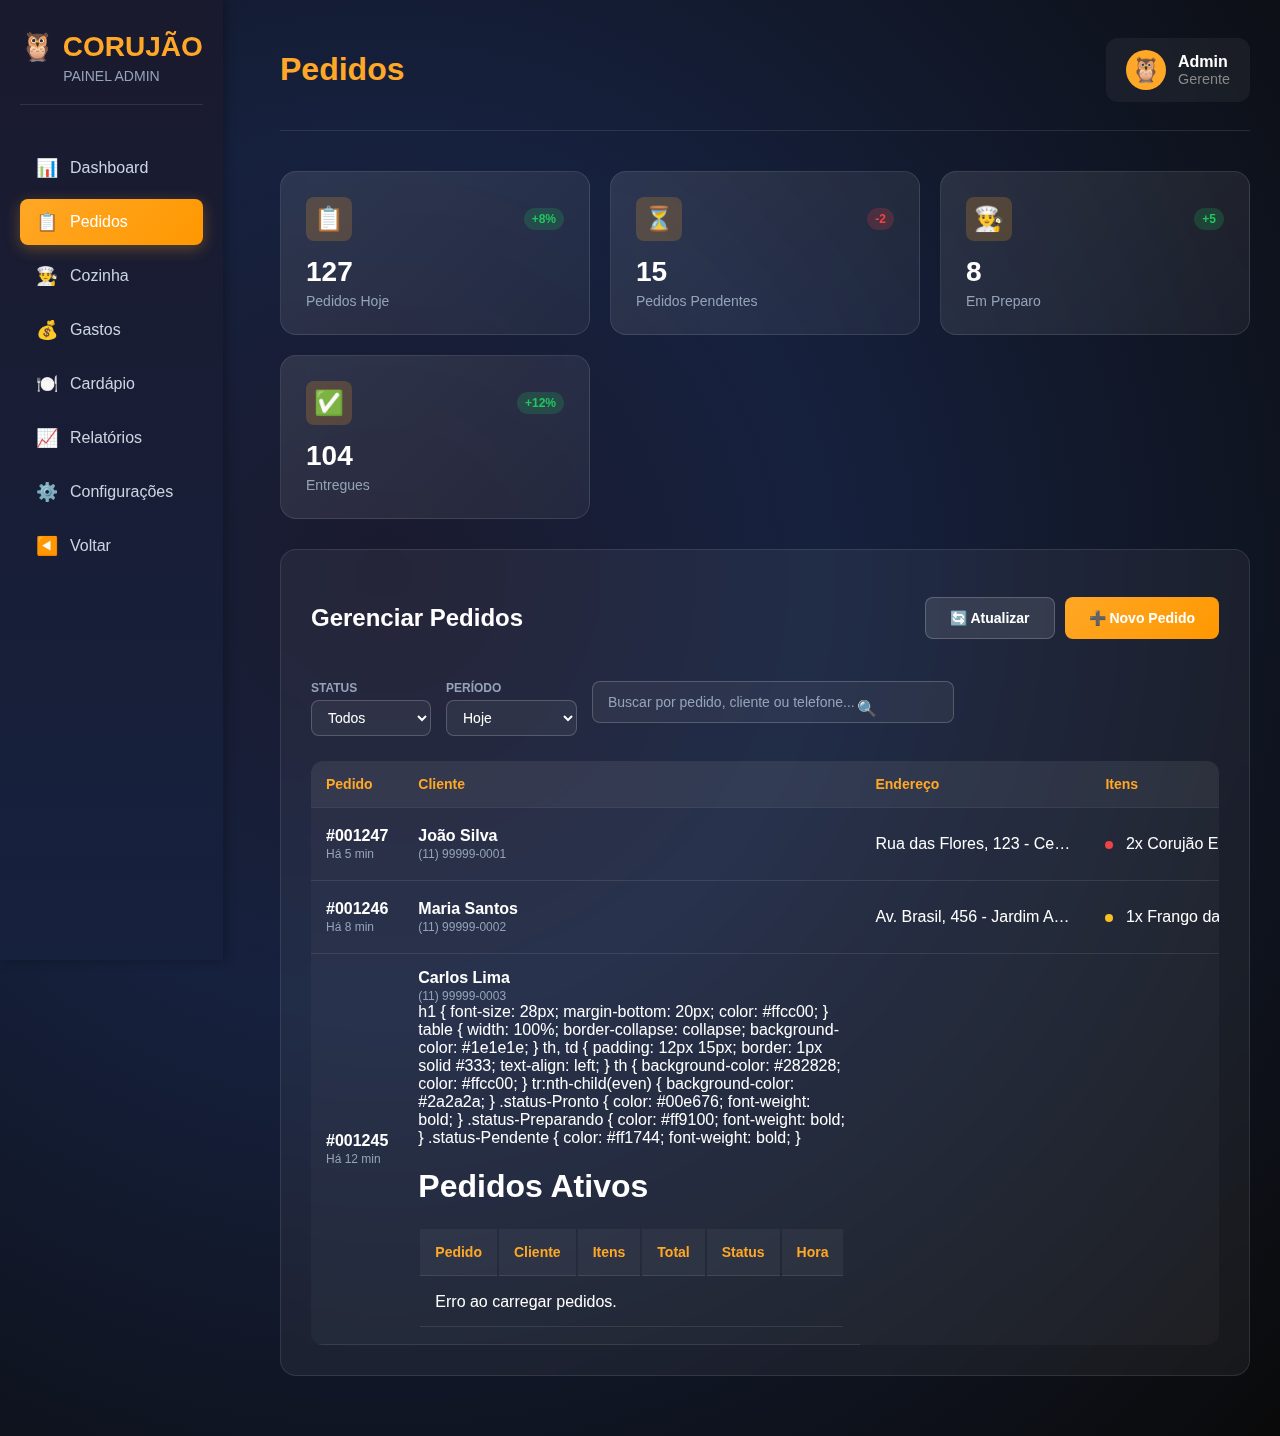
<file: pedidos.html>
<!DOCTYPE html>
<html lang="pt-BR">

<head>
  <meta charset="UTF-8" />
  <meta name="viewport" content="width=device-width, initial-scale=1.0" />
  <title>Painel de Pedidos</title>
  <style>
    body {
      background: radial-gradient(circle at 30% 40%, #1a1a2e 0%, #16213e 35%, #0a0a0a 100%);
      color: #ffffff;
      font-family: Arial, sans-serif;
      padding: 20px;
      margin: 0;
      padding: 0;
      box-sizing: border-box;
    }

    body {
      font-family: 'Segoe UI', Tahoma, Geneva, Verdana, sans-serif;
      color: #ffffff;
      min-height: 100vh;
    }

    .mobile-toggle {
      display: none;
      position: fixed;
      top: 20px;
      left: 20px;
      z-index: 1001;
      background: #2d4059;
      color: white;
      border: none;
      padding: 10px;
      border-radius: 5px;
      font-size: 18px;
      cursor: pointer;
    }

    .sidebar {
      position: fixed;
      left: 0;
      top: 0;
      height: 100vh;
      padding: 30px 20px;
      z-index: 1000;
      box-shadow: 2px 0 10px rgba(0, 0, 0, 0.3);
      transition: transform 0.3s ease;
      background: linear-gradient(180deg, #1a1a2e, #16213e);
    }

    .sidebar-header {
      text-align: center;
      margin-bottom: 40px;
      padding-bottom: 20px;
      border-bottom: 1px solid rgba(255, 255, 255, 0.1);
    }

    .logo {
      font-size: 28px;
      font-weight: bold;
      color: #ffa726;
      margin-bottom: 5px;
      display: flex;
      align-items: center;
      justify-content: center;
      gap: 8px;
    }

    .admin-title {
      font-size: 14px;
      color: #94a3b8;
    }

    .nav-menu {
      display: flex;
      flex-direction: column;
      gap: 8px;
    }

    .nav-item {
      display: flex;
      align-items: center;
      padding: 12px 16px;
      color: #cbd5e1;
      text-decoration: none;
      border-radius: 8px;
      transition: all 0.3s ease;
      font-weight: 500;
    }

    .nav-item:before {
      content: attr(data-icon);
      margin-right: 12px;
      font-size: 18px;
    }

    .nav-item:hover {
      background: rgba(255, 167, 38, 0.1);
      color: #ffa726;
      transform: translateX(5px);
    }

    .nav-item.active {
      background: linear-gradient(135deg, #ffa726, #ff9800);
      color: white;
      box-shadow: 0 4px 15px rgba(255, 167, 38, 0.3);
    }

    .main-content {
      margin-left: 250px;
      padding: 30px;
      min-height: 100vh;
    }

    .header {
      display: flex;
      justify-content: space-between;
      align-items: center;
      margin-bottom: 40px;
      padding-bottom: 20px;
      border-bottom: 1px solid rgba(255, 255, 255, 0.1);
    }

    .page-title {
      font-size: 32px;
      font-weight: 700;
      color: #ffa726;
    }

    .user-info {
      display: flex;
      align-items: center;
      gap: 12px;
      background: rgba(255, 255, 255, 0.05);
      padding: 12px 20px;
      border-radius: 12px;
      backdrop-filter: blur(10px);
    }

    .user-avatar {
      font-size: 24px;
      width: 40px;
      height: 40px;
      display: flex;
      align-items: center;
      justify-content: center;
      background: #ffa726;
      border-radius: 50%;
    }

    .stats-grid {
      display: grid;
      grid-template-columns: repeat(auto-fit, minmax(250px, 1fr));
      gap: 20px;
      margin-bottom: 30px;
    }

    .stats-card {
      background: linear-gradient(135deg, rgba(255, 255, 255, 0.1), rgba(255, 255, 255, 0.05));
      backdrop-filter: blur(10px);
      border: 1px solid rgba(255, 255, 255, 0.1);
      border-radius: 16px;
      padding: 25px;
      transition: transform 0.3s ease, box-shadow 0.3s ease;
    }

    .stats-card:hover {
      transform: translateY(-5px);
      box-shadow: 0 10px 30px rgba(0, 0, 0, 0.3);
    }

    .stats-header {
      display: flex;
      justify-content: space-between;
      align-items: center;
      margin-bottom: 15px;
    }

    .stats-icon {
      font-size: 24px;
      padding: 8px;
      background: rgba(255, 167, 38, 0.2);
      border-radius: 8px;
    }

    .stats-trend {
      font-size: 12px;
      font-weight: 600;
      padding: 4px 8px;
      border-radius: 12px;
    }

    .trend-up {
      background: rgba(34, 197, 94, 0.2);
      color: #22c55e;
    }

    .trend-down {
      background: rgba(239, 68, 68, 0.2);
      color: #ef4444;
    }

    .stats-value {
      font-size: 28px;
      font-weight: bold;
      color: #ffffff;
      margin-bottom: 5px;
    }

    .stats-label {
      color: #94a3b8;
      font-size: 14px;
    }

    .content-section {
      background: rgba(255, 255, 255, 0.05);
      backdrop-filter: blur(10px);
      border: 1px solid rgba(255, 255, 255, 0.1);
      border-radius: 16px;
      padding: 30px;
      margin-bottom: 30px;
    }

    .section-header {
      display: flex;
      justify-content: space-between;
      align-items: center;
      margin-bottom: 25px;
      flex-wrap: wrap;
      gap: 15px;
    }

    .section-title {
      font-size: 24px;
      font-weight: 600;
      color: #ffffff;
    }

    .section-actions {
      display: flex;
      gap: 10px;
      flex-wrap: wrap;
    }

    .filters {
      display: flex;
      gap: 15px;
      margin-bottom: 25px;
      flex-wrap: wrap;
    }

    .filter-item {
      display: flex;
      flex-direction: column;
      gap: 5px;
    }

    .filter-label {
      font-size: 12px;
      color: #94a3b8;
      font-weight: 600;
    }

    .filter-select {
      padding: 8px 12px;
      border: 1px solid rgba(255, 255, 255, 0.2);
      border-radius: 8px;
      background: rgba(255, 255, 255, 0.05);
      color: #ffffff;
      font-size: 14px;
      min-width: 120px;
    }

    .search-box {
      position: relative;
      flex: 1;
      max-width: 300px;
    }

    .search-input {
      width: 100%;
      padding: 12px 45px 12px 15px;
      border: 1px solid rgba(255, 255, 255, 0.2);
      border-radius: 8px;
      background: rgba(255, 255, 255, 0.05);
      color: #ffffff;
      font-size: 14px;
    }

    .search-input::placeholder {
      color: #94a3b8;
    }

    .search-icon {
      position: absolute;
      right: 15px;
      top: 50%;
      transform: translateY(-50%);
      color: #94a3b8;
    }

    .btn {
      padding: 12px 24px;
      border: none;
      border-radius: 8px;
      font-weight: 600;
      cursor: pointer;
      transition: all 0.3s ease;
      text-decoration: none;
      display: inline-flex;
      align-items: center;
      gap: 8px;
      font-size: 14px;
    }

    .btn-primary {
      background: linear-gradient(135deg, #ffa726, #ff9800);
      color: white;
    }

    .btn-primary:hover {
      background: linear-gradient(135deg, #ff9800, #f57c00);
      transform: translateY(-2px);
      box-shadow: 0 5px 15px rgba(255, 167, 38, 0.4);
    }

    .btn-secondary {
      background: rgba(255, 255, 255, 0.1);
      color: #ffffff;
      border: 1px solid rgba(255, 255, 255, 0.2);
    }

    .btn-secondary:hover {
      background: rgba(255, 255, 255, 0.2);
    }

    .btn-success {
      background: linear-gradient(135deg, #22c55e, #16a34a);
      color: white;
    }

    .btn-success:hover {
      background: linear-gradient(135deg, #16a34a, #15803d);
    }

    .btn-danger {
      background: linear-gradient(135deg, #ef4444, #dc2626);
      color: white;
    }

    .btn-danger:hover {
      background: linear-gradient(135deg, #dc2626, #b91c1c);
    }

    .btn-small {
      padding: 6px 12px;
      font-size: 12px;
    }

    .table-container {
      overflow-x: auto;
      border-radius: 12px;
      background: rgba(255, 255, 255, 0.03);
    }

    .data-table {
      width: 100%;
      border-collapse: collapse;
    }

    .data-table th,
    .data-table td {
      padding: 15px;
      text-align: left;
      border-bottom: 1px solid rgba(255, 255, 255, 0.1);
    }

    .data-table th {
      background: rgba(255, 255, 255, 0.05);
      font-weight: 600;
      color: #ffa726;
      font-size: 14px;
    }

    .data-table tr:hover {
      background: rgba(255, 255, 255, 0.03);
    }

    .status-badge {
      padding: 6px 12px;
      border-radius: 20px;
      font-size: 12px;
      font-weight: 600;
      text-transform: uppercase;
    }

    .status-pending {
      background: rgba(251, 191, 36, 0.2);
      color: #fbbf24;
      border: 1px solid rgba(251, 191, 36, 0.3);
    }

    .status-confirmed {
      background: rgba(59, 130, 246, 0.2);
      color: #3b82f6;
      border: 1px solid rgba(59, 130, 246, 0.3);
    }

    .status-preparing {
      background: rgba(168, 85, 247, 0.2);
      color: #a855f7;
      border: 1px solid rgba(168, 85, 247, 0.3);
    }

    .status-ready {
      background: rgba(34, 197, 94, 0.2);
      color: #22c55e;
      border: 1px solid rgba(34, 197, 94, 0.3);
    }

    .status-delivery {
      background: rgba(245, 158, 11, 0.2);
      color: #f59e0b;
      border: 1px solid rgba(245, 158, 11, 0.3);
    }

    .status-delivered {
      background: rgba(107, 114, 128, 0.2);
      color: #6b7280;
      border: 1px solid rgba(107, 114, 128, 0.3);
    }

    .status-cancelled {
      background: rgba(239, 68, 68, 0.2);
      color: #ef4444;
      border: 1px solid rgba(239, 68, 68, 0.3);
    }

    .priority-indicator {
      width: 8px;
      height: 8px;
      border-radius: 50%;
      display: inline-block;
      margin-right: 8px;
    }

    .priority-high {
      background: #ef4444;
    }

    .priority-medium {
      background: #fbbf24;
    }

    .priority-low {
      background: #22c55e;
    }

    .order-details {
      max-width: 200px;
      overflow: hidden;
      text-overflow: ellipsis;
      white-space: nowrap;
    }

    .order-time {
      color: #94a3b8;
      font-size: 12px;
      margin-top: 2px;
    }

    .customer-info {
      display: flex;
      flex-direction: column;
      gap: 2px;
    }

    .customer-name {
      font-weight: 600;
    }

    .customer-phone {
      color: #94a3b8;
      font-size: 12px;
    }

    .order-total {
      font-weight: bold;
      color: #22c55e;
      font-size: 16px;
    }

    .actions-dropdown {
      position: relative;
      display: inline-block;
    }

    .dropdown-content {
      display: none;
      position: absolute;
      right: 0;
      background: rgba(30, 41, 59, 0.95);
      backdrop-filter: blur(10px);
      min-width: 160px;
      box-shadow: 0 8px 32px rgba(0, 0, 0, 0.3);
      border-radius: 8px;
      border: 1px solid rgba(255, 255, 255, 0.1);
      z-index: 1;
      padding: 8px 0;
    }

    .dropdown-content a {
      color: #ffffff;
      padding: 10px 16px;
      text-decoration: none;
      display: block;
      font-size: 14px;
      transition: background 0.2s ease;
    }

    .dropdown-content a:hover {
      background: rgba(255, 255, 255, 0.1);
    }

    .actions-dropdown:hover .dropdown-content {
      display: block;
    }

    .modal {
      display: none;
      position: fixed;
      z-index: 2000;
      left: 0;
      top: 0;
      width: 100%;
      height: 100%;
      background: rgba(0, 0, 0, 0.8);
      backdrop-filter: blur(5px);
    }

    .modal-content {
      background: linear-gradient(135deg, rgba(45, 64, 89, 0.95), rgba(31, 41, 55, 0.95));
      backdrop-filter: blur(20px);
      margin: 5% auto;
      padding: 30px;
      border: 1px solid rgba(255, 255, 255, 0.1);
      border-radius: 16px;
      width: 90%;
      max-width: 600px;
      max-height: 80vh;
      overflow-y: auto;
    }

    .modal-header {
      display: flex;
      justify-content: space-between;
      align-items: center;
      margin-bottom: 20px;
      padding-bottom: 15px;
      border-bottom: 1px solid rgba(255, 255, 255, 0.1);
    }

    .modal-title {
      font-size: 24px;
      font-weight: 600;
      color: #ffa726;
    }

    .close {
      color: #94a3b8;
      font-size: 28px;
      font-weight: bold;
      cursor: pointer;
      transition: color 0.3s ease;
    }

    .close:hover {
      color: #ffffff;
    }

    .form-group {
      margin-bottom: 20px;
    }

    .form-label {
      display: block;
      margin-bottom: 8px;
      font-weight: 600;
      color: #ffffff;
    }

    .form-input,
    .form-select,
    .form-textarea {
      width: 100%;
      padding: 12px;
      border: 1px solid rgba(255, 255, 255, 0.2);
      border-radius: 8px;
      background: rgba(255, 255, 255, 0.05);
      color: #ffffff;
      font-size: 14px;
    }

    .form-input:focus,
    .form-select:focus,
    .form-textarea:focus {
      outline: none;
      border-color: #ffa726;
      box-shadow: 0 0 0 3px rgba(255, 167, 38, 0.1);
    }

    .form-row {
      display: grid;
      grid-template-columns: 1fr 1fr;
      gap: 20px;
    }

    .order-items-list {
      background: rgba(255, 255, 255, 0.05);
      border-radius: 8px;
      padding: 15px;
      margin-bottom: 15px;
    }

    .order-item {
      display: flex;
      justify-content: space-between;
      align-items: center;
      padding: 10px 0;
      border-bottom: 1px solid rgba(255, 255, 255, 0.1);
    }

    .order-item:last-child {
      border-bottom: none;
    }

    .item-info {
      display: flex;
      flex-direction: column;
      gap: 2px;
    }

    .item-name {
      font-weight: 600;
    }

    .item-description {
      color: #94a3b8;
      font-size: 12px;
    }

    .item-price {
      font-weight: bold;
      color: #22c55e;
    }

    @media (max-width: 768px) {
      .mobile-toggle {
        display: block;
      }

      .sidebar {
        transform: translateX(-100%);
      }

      .sidebar.active {
        transform: translateX(0);
      }

      .main-content {
        margin-left: 0;
        padding: 80px 20px 20px;
      }

      .stats-grid {
        grid-template-columns: 1fr;
      }

      .section-header {
        flex-direction: column;
        align-items: stretch;
      }

      .filters {
        flex-direction: column;
      }

      .form-row {
        grid-template-columns: 1fr;
      }

      .data-table {
        font-size: 12px;
      }

      .data-table th,
      .data-table td {
        padding: 10px 8px;
      }
    }
  </style>
</head>

<body>
  <button class="mobile-toggle" onclick="toggleSidebar()">☰</button>

  <aside class="sidebar" id="sidebar">
    <div class="sidebar-header">
      <div class="logo">🦉 CORUJÃO</div>
      <div class="admin-title">PAINEL ADMIN</div>
    </div>

    <nav class="nav-menu">
      <a href="secondpage.html" class="nav-item" data-icon="📊" onclick="showSection('dashboard')">Dashboard</a>
      <a href="pedidos.html" class="nav-item active" data-icon="📋" onclick="showSection('orders')">Pedidos</a>
      <a href="kitchen.html" class="nav-item" data-icon="👨‍🍳" onclick="showSection('kitchen')">Cozinha</a>
      <a href="expenses.html" class="nav-item" data-icon="💰" onclick="showSection('expenses')">Gastos</a>
      <a href="menu.html" class="nav-item" data-icon="🍽️" onclick="showSection('menu')">Cardápio</a>
      <a href="#reports" class="nav-item" data-icon="📈" onclick="showSection('reports')">Relatórios</a>
      <a href="#settings" class="nav-item" data-icon="⚙️" onclick="showSection('settings')">Configurações</a>
      <a href="secondpage.html" class="nav-item" data-icon="◀️" onclick="showSection('settings')">Voltar</a>
    </nav>
  </aside>

  <main class="main-content">
    <div class="header">
      <h1 class="page-title">Pedidos</h1>
      <div class="user-info">
        <div class="user-avatar">🦉</div>
        <div>
          <div style="font-weight: 600;">Admin</div>
          <div style="font-size: 0.9rem; color: #888;">Gerente</div>
        </div>
      </div>
    </div>

    <!-- Estatísticas dos Pedidos -->
    <div class="stats-grid">
      <div class="stats-card">
        <div class="stats-header">
          <div class="stats-icon">📋</div>
          <div class="stats-trend trend-up">+8%</div>
        </div>
        <div class="stats-value">127</div>
        <div class="stats-label">Pedidos Hoje</div>
      </div>

      <div class="stats-card">
        <div class="stats-header">
          <div class="stats-icon">⏳</div>
          <div class="stats-trend trend-down">-2</div>
        </div>
        <div class="stats-value">15</div>
        <div class="stats-label">Pedidos Pendentes</div>
      </div>

      <div class="stats-card">
        <div class="stats-header">
          <div class="stats-icon">👨‍🍳</div>
          <div class="stats-trend trend-up">+5</div>
        </div>
        <div class="stats-value">8</div>
        <div class="stats-label">Em Preparo</div>
      </div>

      <div class="stats-card">
        <div class="stats-header">
          <div class="stats-icon">✅</div>
          <div class="stats-trend trend-up">+12%</div>
        </div>
        <div class="stats-value">104</div>
        <div class="stats-label">Entregues</div>
      </div>
    </div>

    <!-- Seção Principal de Pedidos -->
    <div class="content-section">
      <div class="section-header">
        <h3 class="section-title">Gerenciar Pedidos</h3>
        <div class="section-actions">
          <button class="btn btn-secondary" onclick="refreshOrders()">
            🔄 Atualizar
          </button>
          <button class="btn btn-primary" onclick="openNewOrderModal()">
            ➕ Novo Pedido
          </button>
        </div>
      </div>

      <!-- Filtros -->
      <div class="filters">
        <div class="filter-item">
          <label class="filter-label">STATUS</label>
          <select class="filter-select" onchange="filterByStatus(this.value)">
            <option value="">Todos</option>
            <option value="pending">Pendente</option>
            <option value="confirmed">Confirmado</option>
            <option value="preparing">Preparando</option>
            <option value="ready">Pronto</option>
            <option value="delivery">Em Entrega</option>
            <option value="delivered">Entregue</option>
            <option value="cancelled">Cancelado</option>
          </select>
        </div>

        <div class="filter-item">
          <label class="filter-label">PERÍODO</label>
          <select class="filter-select" onchange="filterByPeriod(this.value)">
            <option value="today">Hoje</option>
            <option value="yesterday">Ontem</option>
            <option value="week">Esta Semana</option>
            <option value="month">Este Mês</option>
          </select>
        </div>

        <div class="search-box">
          <input type="text" class="search-input" placeholder="Buscar por pedido, cliente ou telefone..." oninput="searchOrders(this.value)">
          <span class="search-icon">🔍</span>
        </div>
      </div>

      <!-- Tabela de Pedidos -->
      <div class="table-container">
        <table class="data-table" id="ordersTable">
          <thead>
            <tr>
              <th>Pedido</th>
              <th>Cliente</th>
              <th>Endereço</th>
              <th>Itens</th>
              <th>Total</th>
              <th>Status</th>
              <th>Horário</th>
              <th>Ações</th>
            </tr>
          </thead>
          <tbody id="ordersTableBody">
            <tr>
              <td>
                <div>
                  <strong>#001247</strong>
                  <div class="order-time">Há 5 min</div>
                </div>
              </td>
              <td>
                <div class="customer-info">
                  <div class="customer-name">João Silva</div>
                  <div class="customer-phone">(11) 99999-0001</div>
                </div>
              </td>
              <td>
                <div class="order-details">
                  Rua das Flores, 123 - Centro
                </div>
              </td>
              <td>
                <div class="order-details">
                  <span class="priority-indicator priority-high"></span>
                  2x Corujão Especial, 1x Coca-Cola
                </div>
              </td>
              <td>
                <div class="order-total">R$ 39,80</div>
              </td>
              <td><span class="status-badge status-pending">Pendente</span></td>
              <td>23:45</td>
              <td>
                <div class="actions-dropdown">
                  <button class="btn btn-secondary btn-small">⚙️ Ações</button>
                  <div class="dropdown-content">
                    <a href="#" onclick="viewOrderDetails('001247')">👁️ Ver Detalhes</a>
                    <a href="#" onclick="confirmOrder('001247')">✅ Confirmar</a>
                    <a href="#" onclick="editOrder('001247')">✏️ Editar</a>
                    <a href="#" onclick="cancelOrder('001247')">❌ Cancelar</a>
                  </div>
                </div>
              </td>
            </tr>
            <tr>
              <td>
                <div>
                  <strong>#001246</strong>
                  <div class="order-time">Há 8 min</div>
                </div>
              </td>
              <td>
                <div class="customer-info">
                  <div class="customer-name">Maria Santos</div>
                  <div class="customer-phone">(11) 99999-0002</div>
                </div>
              </td>
              <td>
                <div class="order-details">
                  Av. Brasil, 456 - Jardim América
                </div>
              </td>
              <td>
                <div class="order-details">
                  <span class="priority-indicator priority-medium"></span>
                  1x Frango da Madrugada
                </div>
              </td>
              <td>
                <div class="order-total">R$ 16,90</div>
              </td>
              <td><span class="status-badge status-preparing">Preparando</span></td>
              <td>23:42</td>
              <td>
                <div class="actions-dropdown">
                  <button class="btn btn-secondary btn-small">⚙️ Ações</button>
                  <div class="dropdown-content">
                    <a href="#" onclick="viewOrderDetails('001246')">👁️ Ver Detalhes</a>
                    <a href="#" onclick="markAsReady('001246')">🍽️ Marcar Pronto</a>
                    <a href="#" onclick="editOrder('001246')">✏️ Editar</a>
                    <a href="#" onclick="cancelOrder('001246')">❌ Cancelar</a>
                  </div>
                </div>
              </td>
            </tr>
            <tr>
              <td>
                <div>
                  <strong>#001245</strong>
                  <div class="order-time">Há 12 min</div>
                </div>
              </td>
              <td>
                <div class="customer-info">
                  <div class="customer-name">Carlos Lima</div>
                  <div class="customer-phone">(11) 99999-0003</div>
                </div>

                h1 {
                font-size: 28px;
                margin-bottom: 20px;
                color: #ffcc00;
                }

                table {
                width: 100%;
                border-collapse: collapse;
                background-color: #1e1e1e;
                }

                th,
                td {
                padding: 12px 15px;
                border: 1px solid #333;
                text-align: left;
                }

                th {
                background-color: #282828;
                color: #ffcc00;
                }

                tr:nth-child(even) {
                background-color: #2a2a2a;
                }

                .status-Pronto {
                color: #00e676;
                font-weight: bold;
                }

                .status-Preparando {
                color: #ff9100;
                font-weight: bold;
                }

                .status-Pendente {
                color: #ff1744;
                font-weight: bold;
                }
                </style>
                </head>

                <body>
                  <h1>Pedidos Ativos</h1>

                  <table>
                    <thead>
                      <tr>
                        <th>Pedido</th>
                        <th>Cliente</th>
                        <th>Itens</th>
                        <th>Total</th>
                        <th>Status</th>
                        <th>Hora</th>
                      </tr>
                    </thead>
                    <tbody id="tabela-pedidos">
                      <tr>
                        <td colspan="6">Carregando pedidos...</td>
                      </tr>
                    </tbody>
                  </table>

                  <script>
                    async function carregarPedidos() {
                      try {
                        const resposta = await fetch('https://script.google.com/macros/s/AKfycbyGV860kwS7paDbe4cRtrhMVnlAARtxHNr5OvK92gzKRIm4DfrlHDY4CpM_fsZ1_lYo/exec');
                        const pedidos = await resposta.json();
                        const tabela = document.getElementById('tabela-pedidos');
                        tabela.innerHTML = '';

                        pedidos.forEach(pedido => {
                          const tr = document.createElement('tr');
                          tr.innerHTML = `
            <td>${pedido.Pedido}</td>
            <td>${pedido.Cliente}</td>
            <td>${pedido.Itens}</td>
            <td>${pedido.Total}</td>
            <td class="status-${pedido.Status}">${pedido.Status}</td>
            <td>${pedido.Hora}</td>
          `;
                          tabela.appendChild(tr);
                        });
                      } catch (erro) {
                        console.error('Erro ao carregar pedidos:', erro);
                        document.getElementById('tabela-pedidos').innerHTML = `<tr><td colspan="6">Erro ao carregar pedidos.</td></tr>`;
                      }
                    }

                    carregarPedidos();
                    setInterval(carregarPedidos, 10000); // Atualiza a cada 30 segundos
                  </script>
                </body>

</html>
</file>
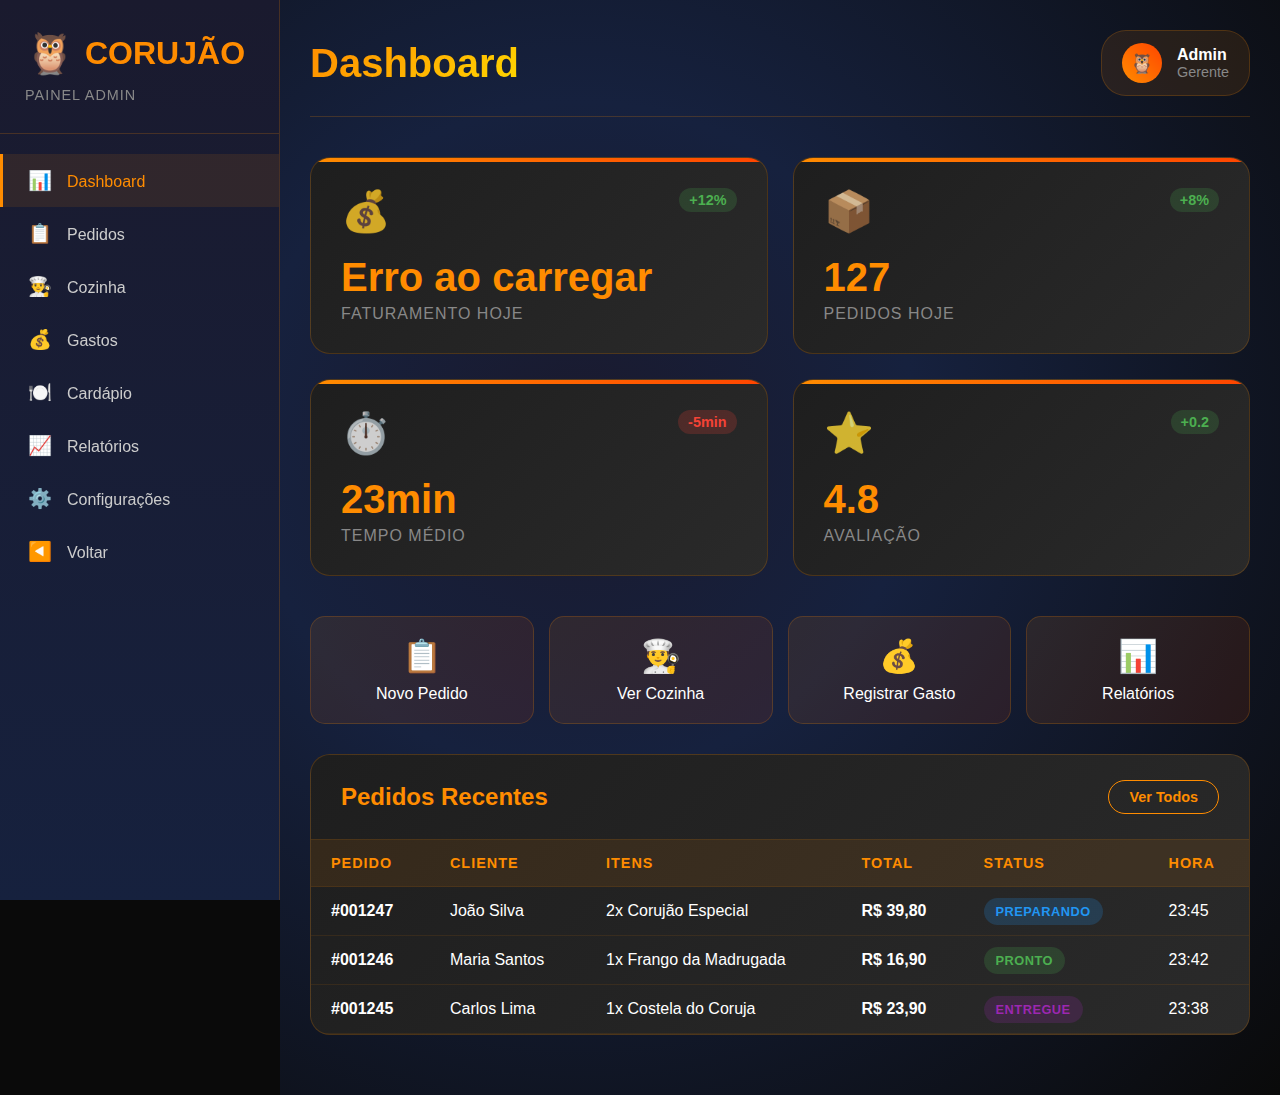
<file: secondpage.html>
<!DOCTYPE html>
<html lang="pt-BR">

<head>
    <meta charset="UTF-8">
    <meta name="viewport" content="width=device-width, initial-scale=1.0">
    <title>Corujão - Painel Administrativo</title>
    <style>
        * {
            margin: 0;
            padding: 0;
            box-sizing: border-box;
        }

        body {
            font-family: 'Inter', 'Segoe UI', sans-serif;
            background: #0a0a0a;
            color: #fff;
            overflow-x: hidden;
        }

        .sidebar {
            position: fixed;
            left: 0;
            top: 0;
            width: 280px;
            height: 100vh;
            background: linear-gradient(180deg, #1a1a2e, #16213e);
            border-right: 1px solid rgba(255, 140, 0, 0.2);
            z-index: 1000;
            overflow-y: auto;
            transition: all 0.3s ease;
        }

        .sidebar-header {
            padding: 30px 25px;
            border-bottom: 1px solid rgba(255, 140, 0, 0.2);
        }

        .logo {
            font-size: 2rem;
            font-weight: 800;
            color: #ff8c00;
            display: flex;
            align-items: center;
            gap: 10px;
            margin-bottom: 10px;
        }

        .logo::before {
            content: '🦉';
            font-size: 2.5rem;
            animation: owlBlink 3s infinite;
        }

        @keyframes owlBlink {

            0%,
            90%,
            100% {
                opacity: 1;
            }

            95% {
                opacity: 0.3;
            }
        }

        .admin-title {
            color: #888;
            font-size: 0.9rem;
            text-transform: uppercase;
            letter-spacing: 1px;
        }

        .nav-menu {
            padding: 20px 0;
        }

        .nav-item {
            display: block;
            padding: 15px 25px;
            color: #ccc;
            text-decoration: none;
            transition: all 0.3s ease;
            border-left: 3px solid transparent;
            font-weight: 500;
            position: relative;
        }

        .nav-item:hover,
        .nav-item.active {
            background: rgba(255, 140, 0, 0.1);
            border-left-color: #ff8c00;
            color: #ff8c00;
        }

        .nav-item::before {
            content: attr(data-icon);
            margin-right: 15px;
            font-size: 1.2rem;
        }

        .main-content {
            margin-left: 280px;
            padding: 30px;
            min-height: 100vh;
            background: radial-gradient(circle at 30% 40%, #1a1a2e 0%, #16213e 35%, #0a0a0a 100%);
        }

        .header {
            display: flex;
            justify-content: space-between;
            align-items: center;
            margin-bottom: 40px;
            padding-bottom: 20px;
            border-bottom: 1px solid rgba(255, 140, 0, 0.2);
        }

        .page-title {
            font-size: 2.5rem;
            font-weight: 800;
            background: linear-gradient(135deg, #ff8c00, #ffd700);
            -webkit-background-clip: text;
            -webkit-text-fill-color: transparent;
            background-clip: text;
        }

        .user-info {
            display: flex;
            align-items: center;
            gap: 15px;
            background: rgba(255, 140, 0, 0.1);
            padding: 12px 20px;
            border-radius: 25px;
            border: 1px solid rgba(255, 140, 0, 0.2);
        }

        .user-avatar {
            width: 40px;
            height: 40px;
            border-radius: 50%;
            background: linear-gradient(45deg, #ff8c00, #ff4500);
            display: flex;
            align-items: center;
            justify-content: center;
            font-size: 1.2rem;
        }

        .dashboard-grid {
            display: grid;
            grid-template-columns: repeat(auto-fit, minmax(300px, 1fr));
            gap: 25px;
            margin-bottom: 40px;
        }

        .stats-card {
            background: linear-gradient(135deg, #1e1e1e, #2a2a2a);
            padding: 30px;
            border-radius: 20px;
            border: 1px solid rgba(255, 140, 0, 0.2);
            position: relative;
            overflow: hidden;
            transition: all 0.3s ease;
        }

        .stats-card::before {
            content: '';
            position: absolute;
            top: 0;
            left: 0;
            right: 0;
            height: 4px;
            background: linear-gradient(90deg, #ff8c00, #ff4500);
        }

        .stats-card:hover {
            transform: translateY(-5px);
            box-shadow: 0 15px 40px rgba(255, 140, 0, 0.2);
        }

        .stats-header {
            display: flex;
            justify-content: space-between;
            align-items: flex-start;
            margin-bottom: 20px;
        }

        .stats-icon {
            font-size: 2.5rem;
            opacity: 0.8;
        }

        .stats-trend {
            font-size: 0.9rem;
            padding: 4px 10px;
            border-radius: 15px;
            font-weight: 600;
        }

        .trend-up {
            background: rgba(76, 175, 80, 0.2);
            color: #4caf50;
        }

        .trend-down {
            background: rgba(244, 67, 54, 0.2);
            color: #f44336;
        }

        .stats-value {
            font-size: 2.5rem;
            font-weight: 800;
            color: #ff8c00;
            margin-bottom: 5px;
        }

        .faturamento-dia {
            font-size: 2.5rem;
            font-weight: 800;
            color: #ff8c00;
            margin-bottom: 5px;
        }

        .stats-label {
            color: #888;
            font-size: 1rem;
            text-transform: uppercase;
            letter-spacing: 1px;
        }

        .content-section {
            background: linear-gradient(135deg, #1e1e1e, #2a2a2a);
            border-radius: 20px;
            border: 1px solid rgba(255, 140, 0, 0.2);
            margin-bottom: 30px;
            overflow: hidden;
        }

        .section-header {
            padding: 25px 30px;
            border-bottom: 1px solid rgba(255, 140, 0, 0.2);
            display: flex;
            justify-content: space-between;
            align-items: center;
        }

        .section-title {
            font-size: 1.5rem;
            font-weight: 700;
            color: #ff8c00;
        }

        .section-actions {
            display: flex;
            gap: 10px;
        }

        .btn {
            padding: 8px 20px;
            border: none;
            border-radius: 20px;
            font-weight: 600;
            cursor: pointer;
            transition: all 0.3s ease;
            text-decoration: none;
            display: inline-block;
            font-size: 0.9rem;
        }

        .btn-primary {
            background: linear-gradient(45deg, #ff8c00, #ff4500);
            color: white;
        }

        .btn-secondary {
            background: transparent;
            color: #ff8c00;
            border: 1px solid #ff8c00;
        }

        .btn:hover {
            transform: translateY(-2px);
            box-shadow: 0 8px 20px rgba(255, 140, 0, 0.3);
        }

        .table-container {
            overflow-x: auto;
        }

        .data-table {
            width: 100%;
            border-collapse: collapse;
        }

        .data-table th,
        .data-table td {
            padding: 15px 20px;
            text-align: left;
            border-bottom: 1px solid rgba(255, 140, 0, 0.1);
        }

        .data-table th {
            background: rgba(255, 140, 0, 0.1);
            color: #ff8c00;
            font-weight: 700;
            text-transform: uppercase;
            letter-spacing: 1px;
            font-size: 0.9rem;
        }

        .data-table tr:hover {
            background: rgba(255, 140, 0, 0.05);
        }

        .status-badge {
            padding: 6px 12px;
            border-radius: 15px;
            font-size: 0.8rem;
            font-weight: 600;
            text-transform: uppercase;
            letter-spacing: 0.5px;
        }

        .status-pending {
            background: rgba(255, 193, 7, 0.2);
            color: #ffc107;
        }

        .status-preparing {
            background: rgba(33, 150, 243, 0.2);
            color: #2196f3;
        }

        .status-ready {
            background: rgba(76, 175, 80, 0.2);
            color: #4caf50;
        }

        .status-delivered {
            background: rgba(156, 39, 176, 0.2);
            color: #9c27b0;
        }

        .priority-high {
            color: #f44336;
            font-weight: 700;
        }

        .priority-medium {
            color: #ff9800;
            font-weight: 600;
        }

        .priority-low {
            color: #4caf50;
            font-weight: 500;
        }

        .quick-actions {
            display: grid;
            grid-template-columns: repeat(auto-fit, minmax(200px, 1fr));
            gap: 15px;
            margin-bottom: 30px;
        }

        .quick-action {
            background: linear-gradient(135deg, rgba(255, 140, 0, 0.1), rgba(255, 69, 0, 0.1));
            padding: 20px;
            border-radius: 15px;
            border: 1px solid rgba(255, 140, 0, 0.2);
            text-align: center;
            cursor: pointer;
            transition: all 0.3s ease;
            text-decoration: none;
            color: #fff;
        }

        .quick-action:hover {
            transform: translateY(-3px);
            box-shadow: 0 10px 25px rgba(255, 140, 0, 0.2);
            border-color: rgba(255, 140, 0, 0.4);
        }

        .quick-action-icon {
            font-size: 2rem;
            margin-bottom: 10px;
            display: block;
        }

        .expense-item {
            display: flex;
            justify-content: between;
            align-items: center;
            padding: 15px 20px;
            border-bottom: 1px solid rgba(255, 140, 0, 0.1);
        }

        .expense-item:last-child {
            border-bottom: none;
        }

        .expense-info {
            flex: 1;
        }

        .expense-name {
            font-weight: 600;
            color: #fff;
            margin-bottom: 5px;
        }

        .expense-category {
            color: #888;
            font-size: 0.9rem;
        }

        .expense-amount {
            font-weight: 700;
            color: #ff8c00;
            font-size: 1.1rem;
        }

        .chart-container {
            padding: 30px;
            height: 300px;
            display: flex;
            align-items: center;
            justify-content: center;
            color: #888;
            font-style: italic;
        }

        .kitchen-board {
            display: grid;
            grid-template-columns: repeat(auto-fit, minmax(250px, 1fr));
            gap: 20px;
        }

        .kitchen-column {
            background: rgba(255, 140, 0, 0.05);
            border-radius: 15px;
            padding: 20px;
            border: 1px solid rgba(255, 140, 0, 0.1);
        }

        .column-header {
            text-align: center;
            margin-bottom: 20px;
            padding-bottom: 15px;
            border-bottom: 2px solid rgba(255, 140, 0, 0.2);
        }

        .column-title {
            font-weight: 700;
            color: #ff8c00;
            margin-bottom: 5px;
        }

        .column-count {
            color: #888;
            font-size: 0.9rem;
        }

        .order-card {
            background: linear-gradient(135deg, #2a2a2a, #1e1e1e);
            border-radius: 12px;
            padding: 20px;
            margin-bottom: 15px;
            border: 1px solid rgba(255, 140, 0, 0.2);
            cursor: pointer;
            transition: all 0.3s ease;
        }

        .order-card:hover {
            transform: translateY(-2px);
            box-shadow: 0 8px 20px rgba(0, 0, 0, 0.3);
        }

        .order-header {
            display: flex;
            justify-content: space-between;
            align-items: center;
            margin-bottom: 15px;
        }

        .order-number {
            font-weight: 700;
            color: #ff8c00;
        }

        .order-time {
            color: #888;
            font-size: 0.9rem;
        }

        .order-items {
            margin-bottom: 15px;
        }

        .order-item {
            color: #ccc;
            margin-bottom: 5px;
            font-size: 0.95rem;
        }

        .order-footer {
            display: flex;
            justify-content: space-between;
            align-items: center;
        }

        .order-total {
            font-weight: 700;
            color: #ff8c00;
        }

        .mobile-toggle {
            display: none;
            position: fixed;
            top: 20px;
            left: 20px;
            z-index: 1100;
            background: linear-gradient(45deg, #ff8c00, #ff4500);
            color: white;
            border: none;
            padding: 12px;
            border-radius: 10px;
            cursor: pointer;
            font-size: 1.2rem;
        }

        @media (max-width: 768px) {
            .mobile-toggle {
                display: block;
            }

            .sidebar {
                transform: translateX(-100%);
            }

            .sidebar.active {
                transform: translateX(0);
            }

            .main-content {
                margin-left: 0;
                padding: 80px 20px 20px;
            }

            .dashboard-grid {
                grid-template-columns: 1fr;
            }

            .kitchen-board {
                grid-template-columns: 1fr;
            }

            .page-title {
                font-size: 2rem;
            }

            .header {
                flex-direction: column;
                gap: 20px;
                text-align: center;
            }
        }
    </style>
</head>

<body>
    <button class="mobile-toggle" onclick="toggleSidebar()">☰</button>

    <aside class="sidebar" id="sidebar">
        <div class="sidebar-header">
            <div class="logo">CORUJÃO</div>
            <div class="admin-title">Painel Admin</div>
        </div>

        <nav class="nav-menu">
            <a href="#dashboard" class="nav-item active" data-icon="📊" onclick="showSection('dashboard')">Dashboard</a>
            <a href="pedidos.html" class="nav-item" data-icon="📋" onclick="showSection('orders')">Pedidos</a>
            <a href="kitchen.html" class="nav-item" data-icon="👨‍🍳" onclick="showSection('kitchen')">Cozinha</a>
            <a href="expenses.html" class="nav-item" data-icon="💰" onclick="showSection('expenses')">Gastos</a>
            <a href="menu.html" class="nav-item" data-icon="🍽️" onclick="showSection('menu')">Cardápio</a>
            <a href="#reports" class="nav-item" data-icon="📈" onclick="showSection('reports')">Relatórios</a>
            <a href="teste.html" class="nav-item" data-icon="⚙️" onclick="showSection('settings')">Configurações</a>
            <a href="index.html" class="nav-item" data-icon="◀️" onclick="showSection('settings')">Voltar</a>
        </nav>
    </aside>

    <main class="main-content">
        <div class="header">
            <h1 class="page-title" id="pageTitle">Dashboard</h1>
            <div class="user-info">
                <div class="user-avatar">🦉</div>
                <div>
                    <div style="font-weight: 600;">Admin</div>
                    <div style="font-size: 0.9rem; color: #888;">Gerente</div>
                </div>
            </div>
        </div>

        <!-- Dashboard Section -->
        <div id="dashboard-section" class="content-area">
            <div class="dashboard-grid">
                <div class="stats-card">
                    <div class="stats-header">
                        <div class="stats-icon">💰</div>
                        <div class="stats-trend trend-up">+12%</div>
                    </div>
                    <div class="faturamento-dia" id="faturamento-dia">Carregando...</div>
                    <div class="stats-label">Faturamento Hoje</div>
                </div>

                <div class="stats-card">
                    <div class="stats-header">
                        <div class="stats-icon">📦</div>
                        <div class="stats-trend trend-up">+8%</div>
                    </div>
                    <div class="stats-value">127</div>
                    <div class="stats-label">Pedidos Hoje</div>
                </div>

                <div class="stats-card">
                    <div class="stats-header">
                        <div class="stats-icon">⏱️</div>
                        <div class="stats-trend trend-down">-5min</div>
                    </div>
                    <div class="stats-value">23min</div>
                    <div class="stats-label">Tempo Médio</div>
                </div>

                <div class="stats-card">
                    <div class="stats-header">
                        <div class="stats-icon">⭐</div>
                        <div class="stats-trend trend-up">+0.2</div>
                    </div>
                    <div class="stats-value">4.8</div>
                    <div class="stats-label">Avaliação</div>
                </div>
            </div>

            <div class="quick-actions">
                <div class="quick-action" onclick="showSection('orders')">
                    <span class="quick-action-icon">📋</span>
                    <div>Novo Pedido</div>
                </div>
                <div class="quick-action" onclick="showSection('kitchen')">
                    <span class="quick-action-icon">👨‍🍳</span>
                    <div>Ver Cozinha</div>
                </div>
                <div class="quick-action" onclick="showSection('expenses')">
                    <span class="quick-action-icon">💰</span>
                    <div>Registrar Gasto</div>
                </div>
                <div class="quick-action" onclick="showSection('reports')">
                    <span class="quick-action-icon">📊</span>
                    <div>Relatórios</div>
                </div>
            </div>

            <div class="content-section">
                <div class="section-header">
                    <h3 class="section-title">Pedidos Recentes</h3>
                    <a href="#" class="btn btn-secondary">Ver Todos</a>
                </div>
                <div class="table-container">
                    <table class="data-table">
                        <thead>
                            <tr>
                                <th>Pedido</th>
                                <th>Cliente</th>
                                <th>Itens</th>
                                <th>Total</th>
                                <th>Status</th>
                                <th>Hora</th>
                            </tr>
                        </thead>
                        <tbody>
                            <tr>
                                <td><strong>#001247</strong></td>
                                <td>João Silva</td>
                                <td>2x Corujão Especial</td>
                                <td><strong>R$ 39,80</strong></td>
                                <td><span class="status-badge status-preparing">Preparando</span></td>
                                <td>23:45</td>
                            </tr>
                            <tr>
                                <td><strong>#001246</strong></td>
                                <td>Maria Santos</td>
                                <td>1x Frango da Madrugada</td>
                                <td><strong>R$ 16,90</strong></td>
                                <td><span class="status-badge status-ready">Pronto</span></td>
                                <td>23:42</td>
                            </tr>
                            <tr>
                                <td><strong>#001245</strong></td>
                                <td>Carlos Lima</td>
                                <td>1x Costela do Coruja</td>
                                <td><strong>R$ 23,90</strong></td>
                                <td><span class="status-badge status-delivered">Entregue</span></td>
                                <td>23:38</td>
                            </tr>
                        </tbody>
                    </table>
                </div>
            </div>
        </div>

        <!-- Orders Section -->
        <div id="orders-section" class="content-area" style="display: none;">
            <div class="content-section">
                <div class="section-header">
                    <h3 class="section-title">Gerenciar Pedidos</h3>
                    <div class="section-actions">
                        <button class="btn btn-secondary">Filtrar</button>
                        <button class="btn btn-primary">Novo Pedido</button>
                    </div>
                </div>
                <div class="table-container">
                    <table class="data-table">
                        <thead>
                            <tr>
                                <th>Pedido</th>
                                <th>Cliente</th>
                                <th>Telefone</th>
                                <th>Endereço</th>
                                <th>Itens</th>
                                <th>Total</th>
                                <th>Status</th>
                                <th>Ações</th>
                            </tr>
                        </thead>
                        <tbody>
                            <tr>
                                <td><strong>#001247</strong></td>
                                <td>João Silva</td>
                                <td>(11) 99999-0001</td>
                                <td>Rua A, 123</td>
                                <td>2x Corujão Especial</td>
                                <td><strong>R$ 39,80</strong></td>
                                <td><span class="status-badge status-pending">Pendente</span></td>
                                <td>
                                    <button class="btn btn-primary" style="padding: 5px 10px; font-size: 0.8rem;">Confirmar</button>
                                </td>
                            </tr>
                            <tr>
                                <td><strong>#001246</strong></td>
                                <td>Maria Santos</td>
                                <td>(11) 99999-0002</td>
                                <td>Av. B, 456</td>
                                <td>1x Frango da Madrugada</td>
                                <td><strong>R$ 16,90</strong></td>
                                <td><span class="status-badge status-preparing">Preparando</span></td>
                                <td>
                                    <button class="btn btn-secondary" style="padding: 5px 10px; font-size: 0.8rem;">Detalhes</button>
                                </td>
                            </tr>
                        </tbody>
                    </table>
                </div>
            </div>
        </div>

        <!-- Kitchen Section -->
        <div id="kitchen-section" class="content-area" style="display: none;">
            <div class="content-section">
                <div class="section-header">
                    <h3 class="section-title">Controle da Cozinha</h3>
                    <div class="section-actions">
                        <button class="btn btn-secondary">Atualizar</button>
                    </div>
                </div>
                <div class="kitchen-board">
                    <div class="kitchen-column">
                        <div class="column-header">
                            <div class="column-title">Novos Pedidos</div>
                            <div class="column-count">3 pedidos</div>
                        </div>
                        <div class="order-card">
                            <div class="order-header">
                                <div class="order-number">#001247</div>
                                <div class="order-time">23:45</div>
                            </div>
                            <div class="order-items">
                                <div class="order-item">2x Corujão Especial</div>
                                <div class="order-item">1x Refrigerante</div>
                            </div>
                            <div class="order-footer">
                                <div class="order-total">R$ 39,80</div>
                                <span class="priority-high">URGENTE</span>
                            </div>
                        </div>
                    </div>

                    <div class="kitchen-column">
                        <div class="column-header">
                            <div class="column-title">Preparando</div>
                            <div class="column-count">2 pedidos</div>
                        </div>
                        <div class="order-card">
                            <div class="order-header">
                                <div class="order-number">#001246</div>
                                <div class="order-time">23:42</div>
                            </div>
                            <div class="order-items">
                                <div class="order-item">1x Frango da Madrugada</div>
                            </div>
                            <div class="order-footer">
                                <div class="order-total">R$ 16,90</div>
                                <span class="priority-medium">MÉDIO</span>
                            </div>
                        </div>
                    </div>

                    <div class="kitchen-column">
                        <div class="column-header">
                            <div class="column-title">Prontos</div>
                            <div class="column-count">1 pedido</div>
                        </div>
                        <div class="order-card">
                            <div class="order-header">
                                <div class="order-number">#001245</div>
                                <div class="order-time">23:35</div>
                            </div>
                            <div class="order-items">
                                <div class="order-item">1x Costela do Coruja</div>
                            </div>
                            <div class="order-footer">
                                <div class="order-total">R$ 23,90</div>
                                <span class="priority-low">BAIXO</span>
                            </div>
                        </div>
                    </div>
                </div>
            </div>
        </div>

        <!-- Expenses Section -->
        <div id="expenses-section" class="content-area" style="display: none;">
            <div class="dashboard-grid" style="margin-bottom: 30px;">
                <div class="stats-card">
                    <div class="stats-header">
                        <div class="stats-icon">📊</div>
                        <div class="stats-trend trend-up">Este mês</div>
                    </div>
                    <div class="stats-value">R$ 8.450</div>
                    <div class="stats-label">Total de Gastos</div>
                </div>

                <div class="stats-card">
                    <div class="stats-header">
                        <div class="stats-icon">🛒</div>
                        <div class="stats-trend trend-down">-8%</div>
                    </div>
                    <div class="stats-value">R$ 3.200</div>
                    <div class="stats-label">Ingredientes</div>
                </div>

                <div class="stats-card">
                    <div class="stats-header">
                        <div class="stats-icon">⚡</div>
                        <div class="stats-trend trend-up">+5%</div>
                    </div>
                    <div class="stats-value">R$ 890</div>
                    <div class="stats-label">Energia/Gás</div>
                </div>
            </div>

            <div class="content-section">
                <div class="section-header">
                    <h3 class="section-title">Controle de Gastos</h3>
                    <div class="section-actions">
                        <button class="btn btn-primary">Adicionar Gasto</button>
                    </div>
                </div>
                <div style="padding: 0 30px 30px;">
                    <div class="expense-item">
                        <div class="expense-info">

                            <script src="script/faturamento.js"></script>
</body>

</html>
</file>
